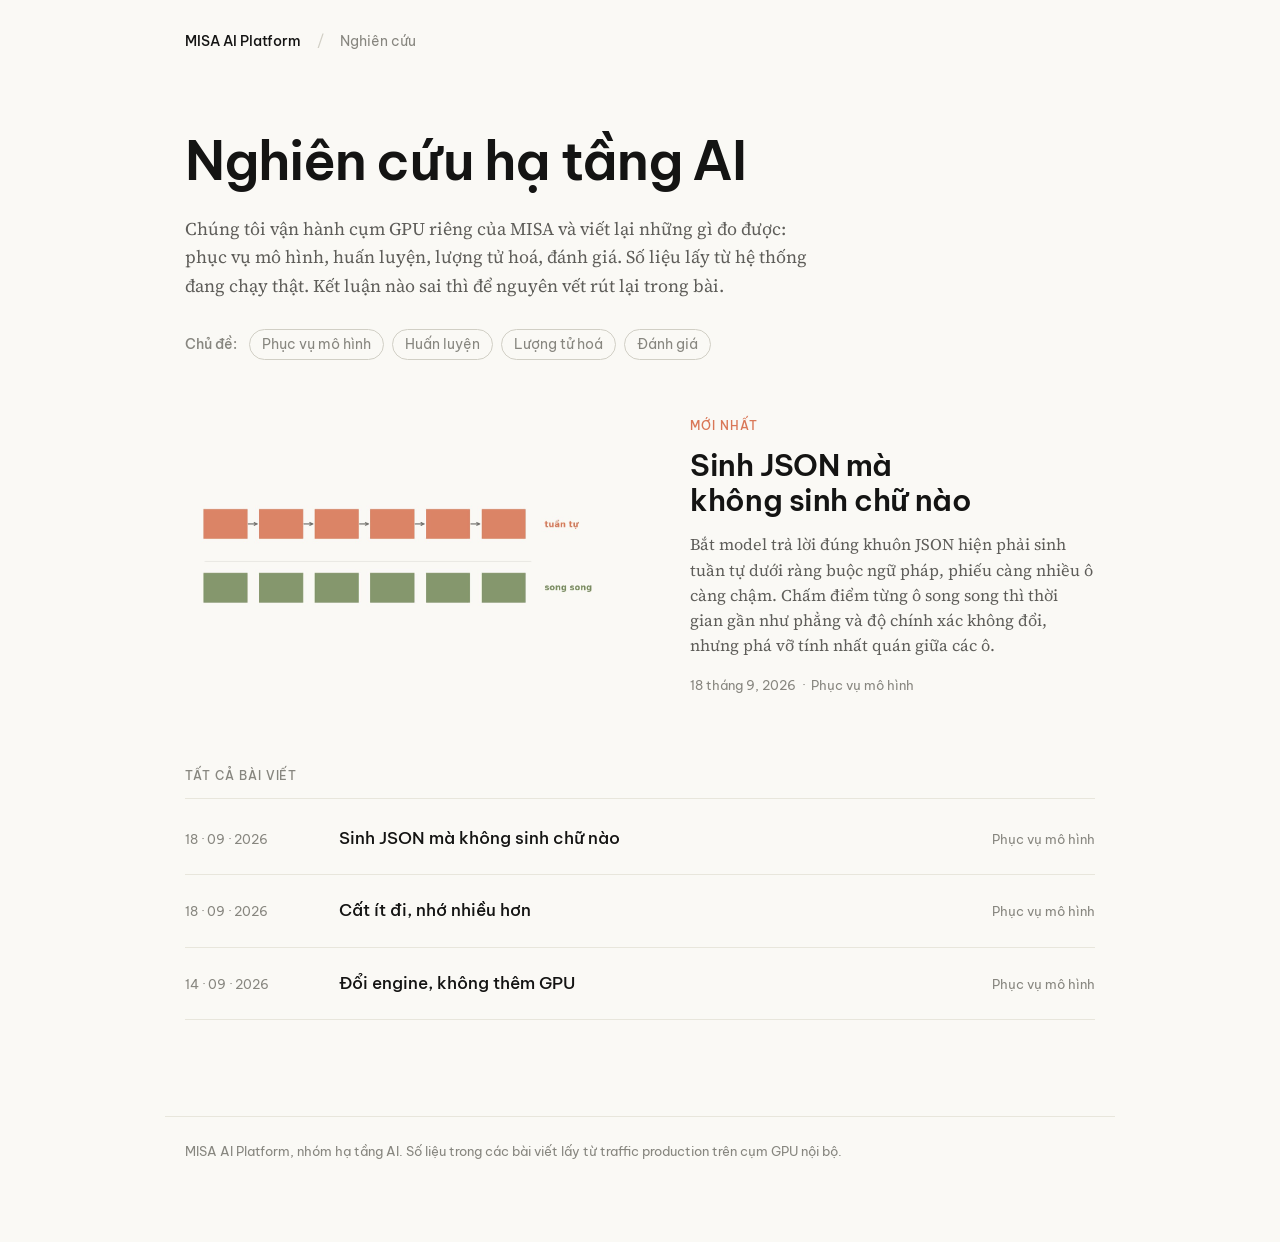
<file: index.html>
<!doctype html>
<html lang="vi">
<head>
<meta charset="utf-8">
<meta name="viewport" content="width=device-width,initial-scale=1">
<title>Nghiên cứu hạ tầng AI · MISA AI Platform</title>
<meta name="description" content="Ghi chép đo đạc từ cụm GPU nội bộ của MISA: phục vụ mô hình, huấn luyện, lượng tử hoá, đánh giá.">
<link rel="preconnect" href="https://fonts.googleapis.com">
<link rel="preconnect" href="https://fonts.gstatic.com" crossorigin>
<link rel="stylesheet" href="https://fonts.googleapis.com/css2?family=Be+Vietnam+Pro:wght@400;500;600&family=IBM+Plex+Mono:wght@400;500&family=Source+Serif+4:opsz,wght@8..60,400;8..60,600&display=swap">
<link rel="stylesheet" href="assets/site.css">
</head>
<body>

<nav class="sitebar">
  <a href="./">MISA AI Platform</a>
  <span class="sep">/</span>
  <span class="back">Nghiên cứu</span>
</nav>

<header class="idx-head">
  <h1>Nghiên cứu hạ tầng AI</h1>
  <p class="blurb">Chúng tôi vận hành cụm GPU riêng của MISA và viết lại những gì đo được: phục vụ mô hình, huấn luyện, lượng tử hoá, đánh giá. Số liệu lấy từ hệ thống đang chạy thật. Kết luận nào sai thì để nguyên vết rút lại trong bài.</p>
  <p class="topics">
    <b>Chủ đề:</b>
    <span>Phục vụ mô hình</span>
    <span>Huấn luyện</span>
    <span>Lượng tử hoá</span>
    <span>Đánh giá</span>
  </p>
</header>

<!-- ▼ BÀI MỚI NHẤT — đổi khối này mỗi lần đăng bài mới -->
<section class="feature">
  <a href="posts/sinh-json-ma-khong-sinh-chu-nao/">
    <img src="posts/sinh-json-ma-khong-sinh-chu-nao/img/hero.jpg" alt="Hai hàng khối: hàng trên nối nhau bằng mũi tên theo thứ tự, hàng dưới nằm cạnh nhau không mũi tên">
  </a>
  <div>
    <p class="kicker">Mới nhất</p>
    <h2><a href="posts/sinh-json-ma-khong-sinh-chu-nao/">Sinh JSON mà không sinh chữ nào</a></h2>
    <p class="dek">Bắt model trả lời đúng khuôn JSON hiện phải sinh tuần tự dưới ràng buộc ngữ pháp, phiếu càng nhiều ô càng chậm. Chấm điểm từng ô song song thì thời gian gần như phẳng và độ chính xác không đổi, nhưng phá vỡ tính nhất quán giữa các ô.</p>
    <p class="meta">18 tháng 9, 2026 &nbsp;·&nbsp; Phục vụ mô hình</p>
  </div>
</section>

<!-- ▼ KHO BÀI — thêm một <li> mỗi lần đăng bài mới -->
<section class="archive">
  <h3>Tất cả bài viết</h3>
  <ul>
    <li>
      <a href="posts/sinh-json-ma-khong-sinh-chu-nao/">
        <span class="when">18 · 09 · 2026</span>
        <span class="what">Sinh JSON mà không sinh chữ nào</span>
        <span class="topic">Phục vụ mô hình</span>
      </a>
    </li>
    <li>
      <a href="posts/cat-it-di-nho-nhieu-hon/">
        <span class="when">18 · 09 · 2026</span>
        <span class="what">Cất ít đi, nhớ nhiều hơn</span>
        <span class="topic">Phục vụ mô hình</span>
      </a>
    </li>
    <li>
      <a href="posts/nhanh-bay-lan-khong-them-gpu/">
        <span class="when">14 · 09 · 2026</span>
        <span class="what">Đổi engine, không thêm GPU</span>
        <span class="topic">Phục vụ mô hình</span>
      </a>
    </li>
  </ul>
</section>

<footer class="sitefoot">
  MISA AI Platform, nhóm hạ tầng AI. Số liệu trong các bài viết lấy từ traffic production trên cụm GPU nội bộ.
</footer>

</body>
</html>
</file>
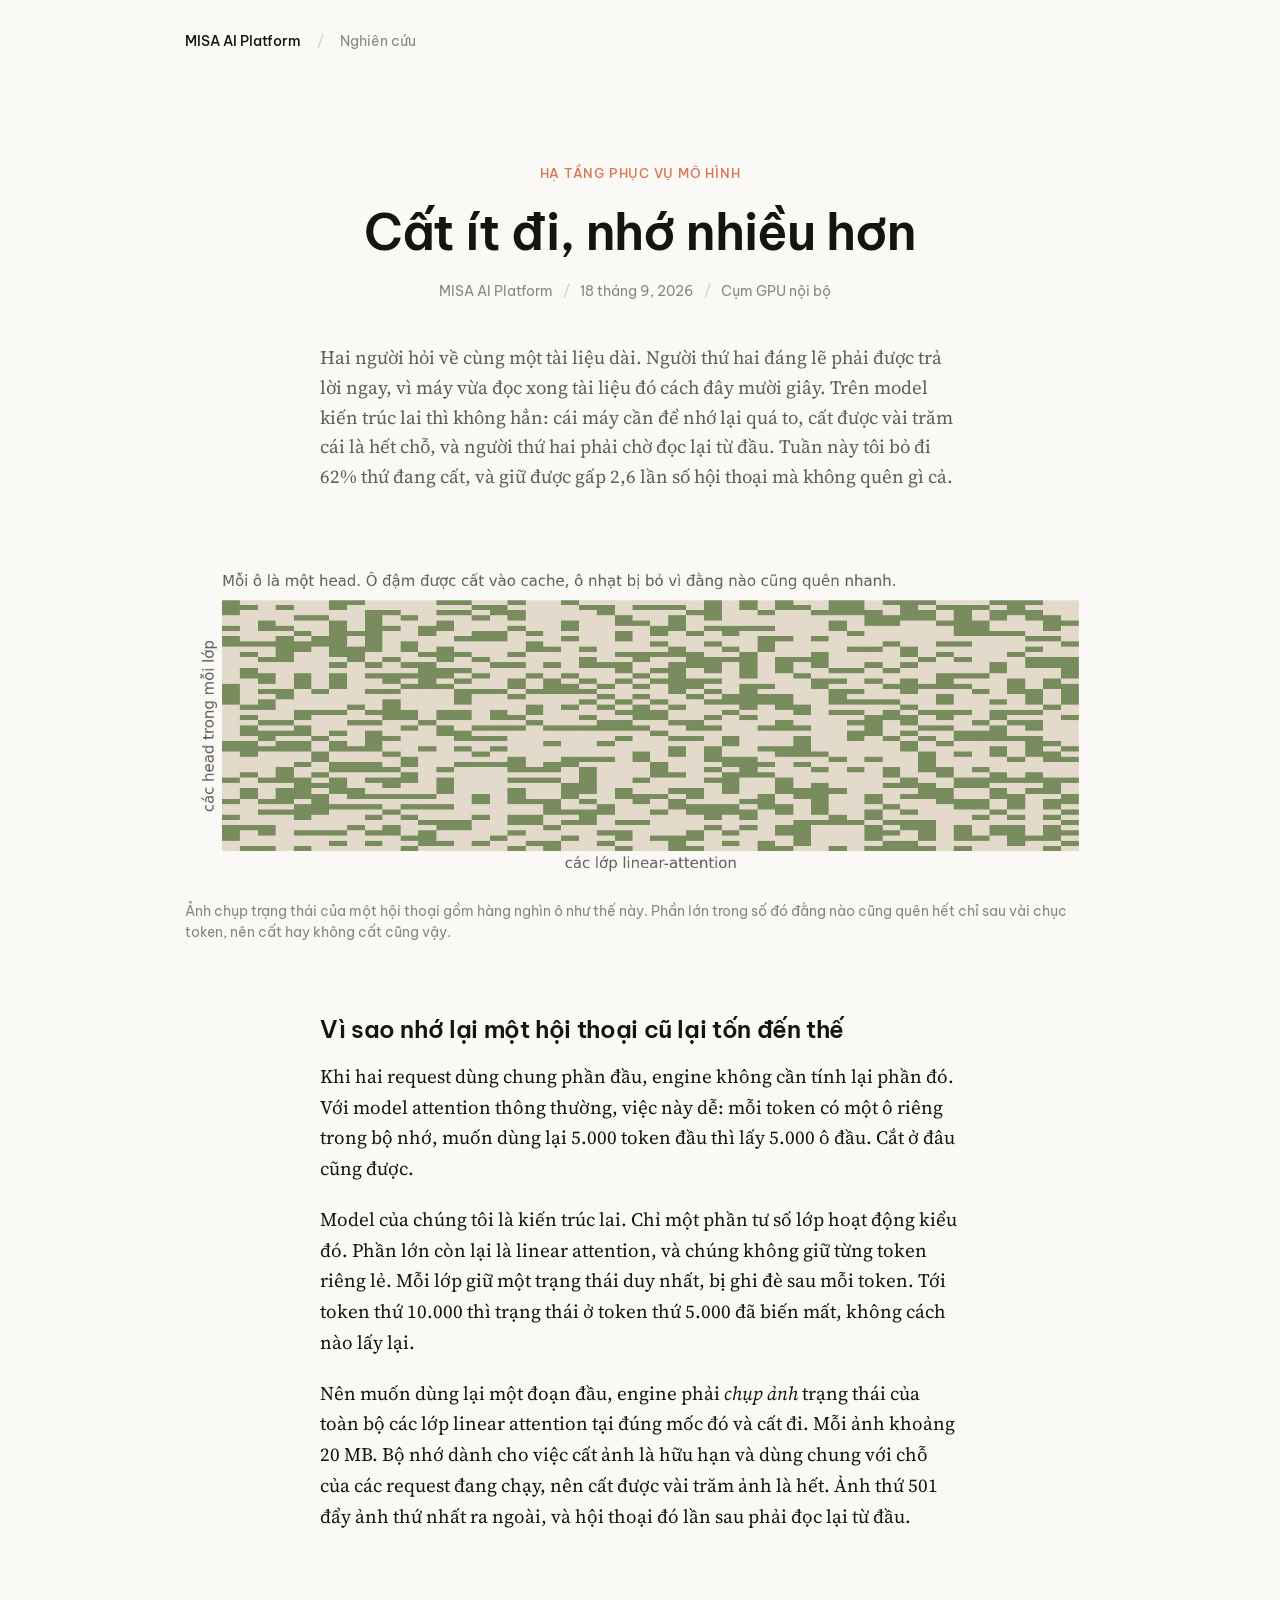
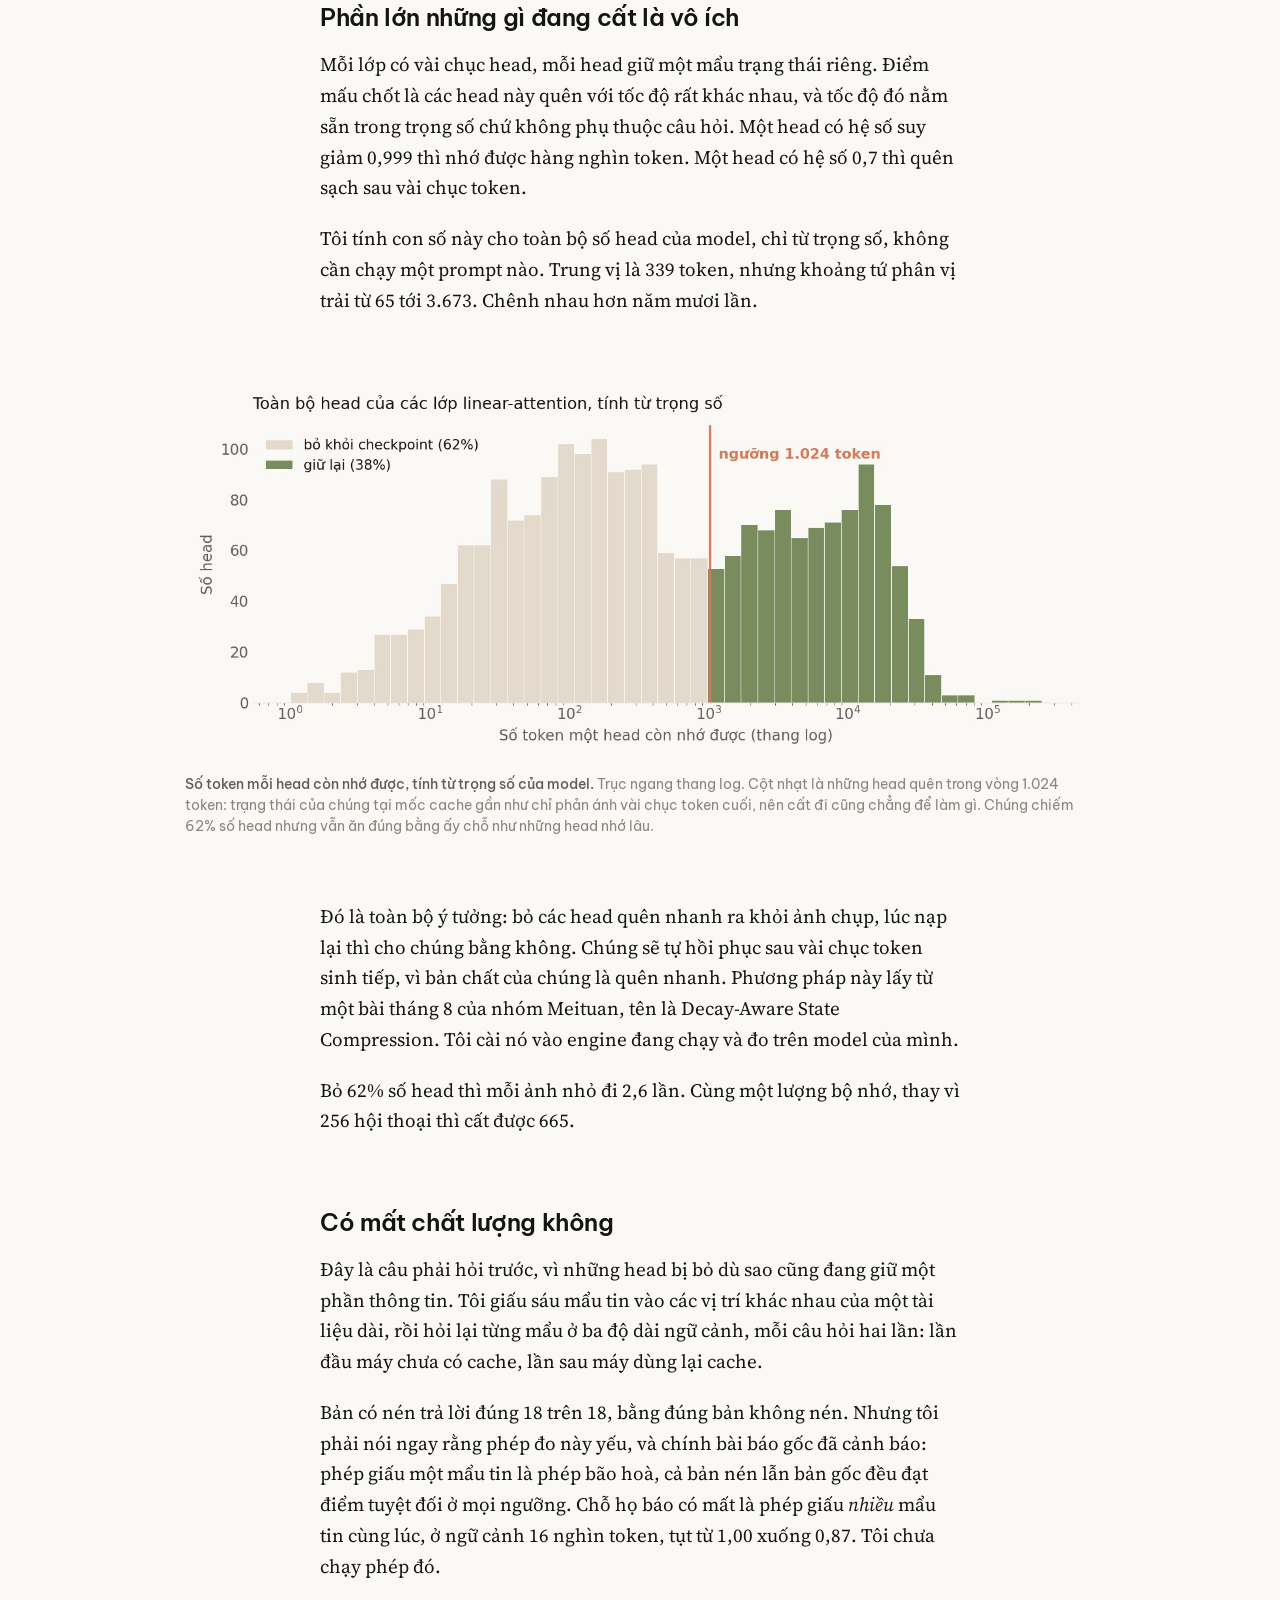
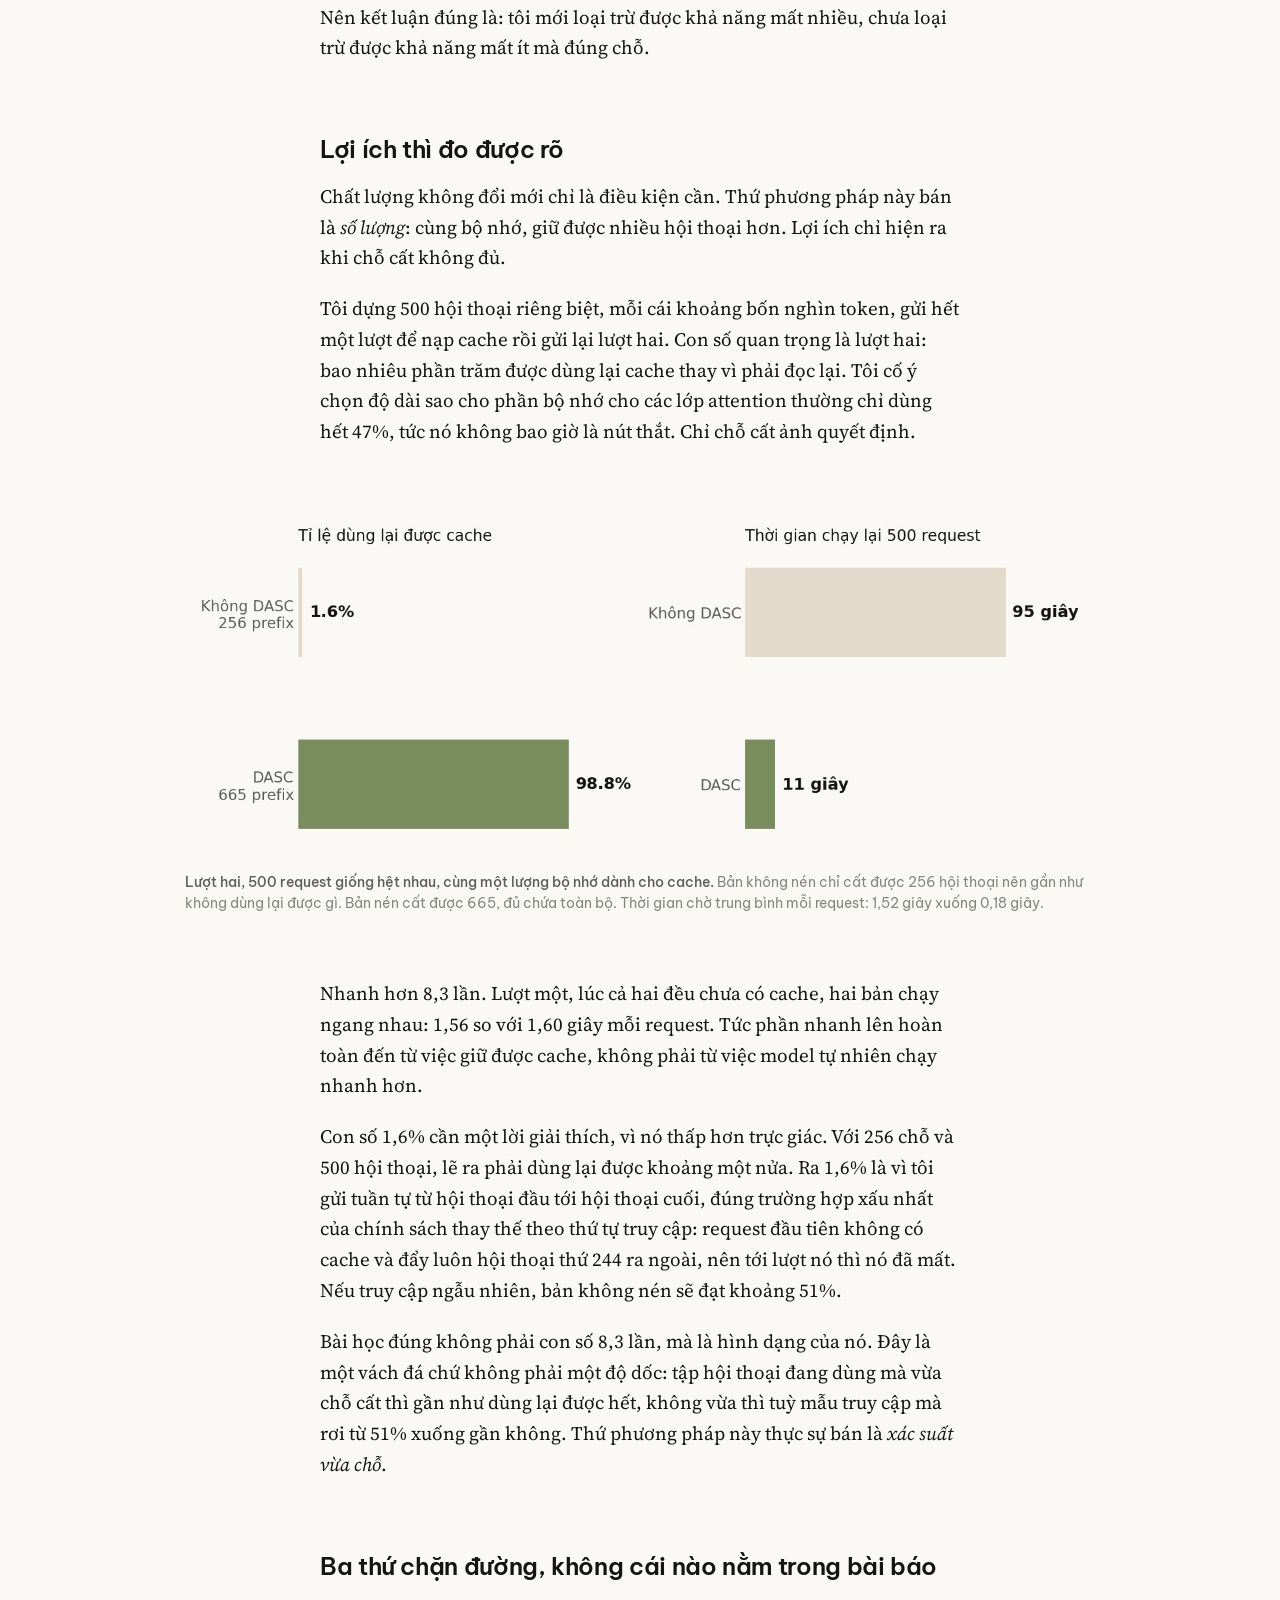
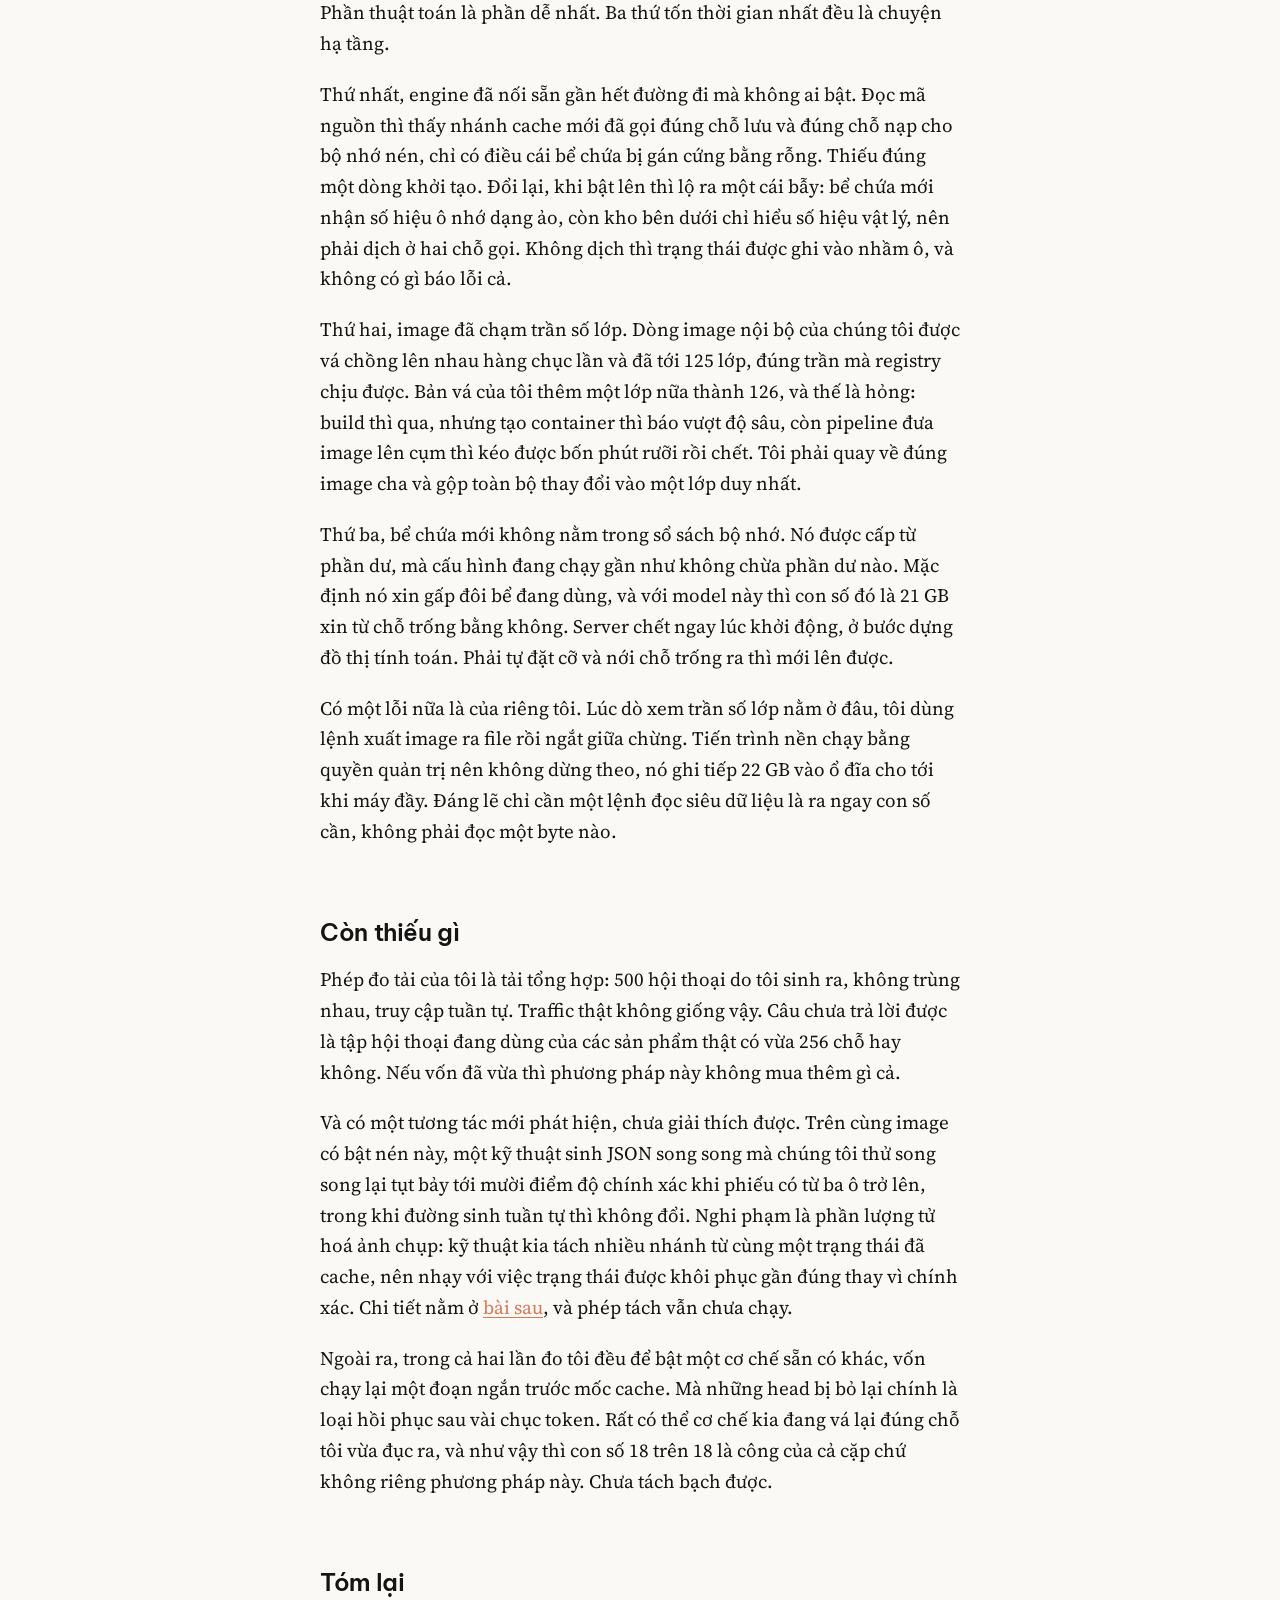
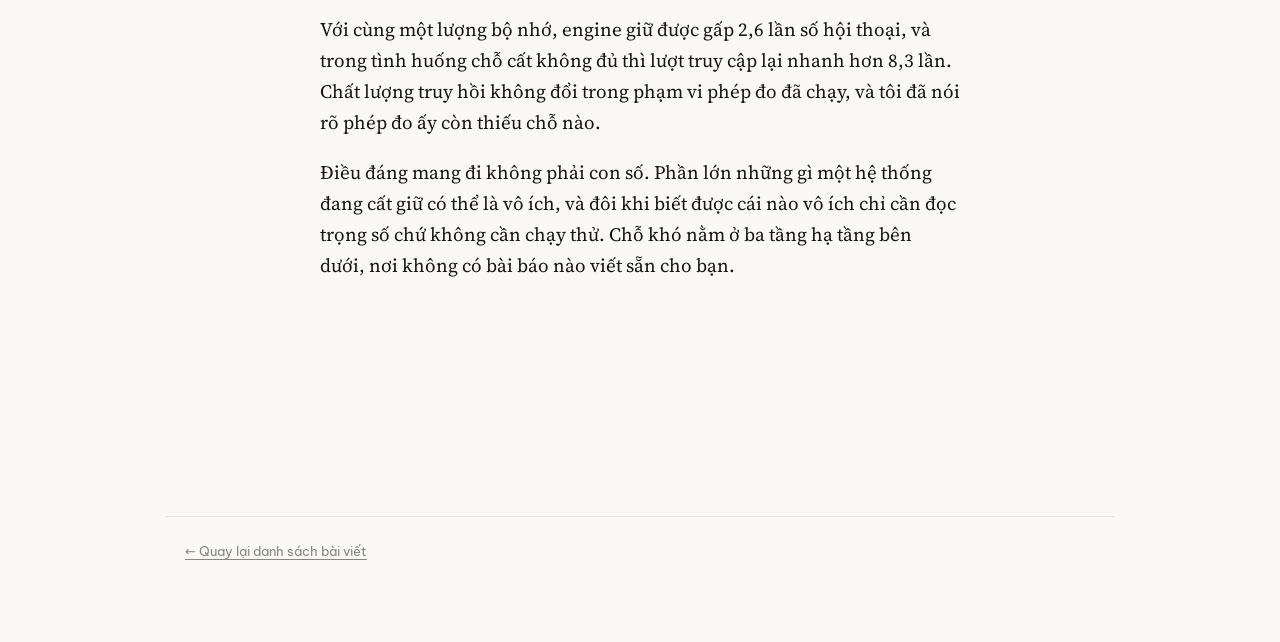
<file: posts/cat-it-di-nho-nhieu-hon/index.html>
<!doctype html>
<html lang="vi">
<head>
<meta charset="utf-8">
<meta name="viewport" content="width=device-width,initial-scale=1">
<title>Cất ít đi, nhớ nhiều hơn · MISA AI Platform</title>
<meta name="description" content="Cache prefix của model hybrid linear-attention tốn bộ nhớ vì phải chụp ảnh trạng thái của toàn bộ các lớp linear-attention. Bỏ 62% số head vốn quên nhanh thì giữ được gấp 2,6 lần số hội thoại, chất lượng truy hồi không đổi.">
<link rel="preconnect" href="https://fonts.googleapis.com">
<link rel="preconnect" href="https://fonts.gstatic.com" crossorigin>
<link rel="stylesheet" href="https://fonts.googleapis.com/css2?family=Be+Vietnam+Pro:wght@400;500;600&family=IBM+Plex+Mono:wght@400;500&family=Source+Serif+4:opsz,wght@8..60,400;8..60,600&display=swap">
<link rel="stylesheet" href="../../assets/site.css">
</head>
<body>

<nav class="sitebar">
  <a href="../../">MISA AI Platform</a>
  <span class="sep">/</span>
  <a class="back" href="../../">Nghiên cứu</a>
</nav>
<div class="page">

<header class="mast">
  <p class="eyebrow">Hạ tầng phục vụ mô hình</p>
  <h1>Cất ít đi, nhớ nhiều hơn</h1>
  <p class="byline"><span>MISA AI Platform</span><span>18 tháng 9, 2026</span><span>Cụm GPU nội bộ</span></p>
  <p class="lead">Hai người hỏi về cùng một tài liệu dài. Người thứ hai đáng lẽ phải được trả lời ngay, vì máy vừa đọc xong tài liệu đó cách đây mười giây. Trên model kiến trúc lai thì không hẳn: cái máy cần để nhớ lại quá to, cất được vài trăm cái là hết chỗ, và người thứ hai phải chờ đọc lại từ đầu. Tuần này tôi bỏ đi 62% thứ đang cất, và giữ được gấp 2,6 lần số hội thoại mà không quên gì cả.</p>
</header>
<figure>
  <img src="img/hero.jpg" alt="Lưới ô vuông dày đặc, khoảng một phần ba số ô màu đậm, phần còn lại màu nhạt">
  <figcaption>Ảnh chụp trạng thái của một hội thoại gồm hàng nghìn ô như thế này. Phần lớn trong số đó đằng nào cũng quên hết chỉ sau vài chục token, nên cất hay không cất cũng vậy.</figcaption>
</figure>

<main>
<div class="col">

<h2>Vì sao nhớ lại một hội thoại cũ lại tốn đến thế</h2>

<p>Khi hai request dùng chung phần đầu, engine không cần tính lại phần đó. Với model attention thông thường, việc này dễ: mỗi token có một ô riêng trong bộ nhớ, muốn dùng lại 5.000 token đầu thì lấy 5.000 ô đầu. Cắt ở đâu cũng được.</p>

<p>Model của chúng tôi là kiến trúc lai. Chỉ một phần tư số lớp hoạt động kiểu đó. Phần lớn còn lại là linear attention, và chúng không giữ từng token riêng lẻ. Mỗi lớp giữ một trạng thái duy nhất, bị ghi đè sau mỗi token. Tới token thứ 10.000 thì trạng thái ở token thứ 5.000 đã biến mất, không cách nào lấy lại.</p>

<p>Nên muốn dùng lại một đoạn đầu, engine phải <em>chụp ảnh</em> trạng thái của toàn bộ các lớp linear attention tại đúng mốc đó và cất đi. Mỗi ảnh khoảng 20 MB. Bộ nhớ dành cho việc cất ảnh là hữu hạn và dùng chung với chỗ của các request đang chạy, nên cất được vài trăm ảnh là hết. Ảnh thứ 501 đẩy ảnh thứ nhất ra ngoài, và hội thoại đó lần sau phải đọc lại từ đầu.</p>

<h2>Phần lớn những gì đang cất là vô ích</h2>

<p>Mỗi lớp có vài chục head, mỗi head giữ một mẩu trạng thái riêng. Điểm mấu chốt là các head này quên với tốc độ rất khác nhau, và tốc độ đó nằm sẵn trong trọng số chứ không phụ thuộc câu hỏi. Một head có hệ số suy giảm 0,999 thì nhớ được hàng nghìn token. Một head có hệ số 0,7 thì quên sạch sau vài chục token.</p>

<p>Tôi tính con số này cho toàn bộ số head của model, chỉ từ trọng số, không cần chạy một prompt nào. Trung vị là 339 token, nhưng khoảng tứ phân vị trải từ 65 tới 3.673. Chênh nhau hơn năm mươi lần.</p>

</div>

<figure>
  <img src="img/ch-horizon.jpg" alt="Biểu đồ phân bố: phần lớn head nằm dưới ngưỡng 1.024 token, một phần ba nằm trên">
  <figcaption><b>Số token mỗi head còn nhớ được, tính từ trọng số của model.</b> Trục ngang thang log. Cột nhạt là những head quên trong vòng 1.024 token: trạng thái của chúng tại mốc cache gần như chỉ phản ánh vài chục token cuối, nên cất đi cũng chẳng để làm gì. Chúng chiếm 62% số head nhưng vẫn ăn đúng bằng ấy chỗ như những head nhớ lâu.</figcaption>
</figure>

<div class="col">

<p>Đó là toàn bộ ý tưởng: bỏ các head quên nhanh ra khỏi ảnh chụp, lúc nạp lại thì cho chúng bằng không. Chúng sẽ tự hồi phục sau vài chục token sinh tiếp, vì bản chất của chúng là quên nhanh. Phương pháp này lấy từ một bài tháng 8 của nhóm Meituan, tên là Decay-Aware State Compression. Tôi cài nó vào engine đang chạy và đo trên model của mình.</p>

<p>Bỏ 62% số head thì mỗi ảnh nhỏ đi 2,6 lần. Cùng một lượng bộ nhớ, thay vì 256 hội thoại thì cất được 665.</p>

<h2>Có mất chất lượng không</h2>

<p>Đây là câu phải hỏi trước, vì những head bị bỏ dù sao cũng đang giữ một phần thông tin. Tôi giấu sáu mẩu tin vào các vị trí khác nhau của một tài liệu dài, rồi hỏi lại từng mẩu ở ba độ dài ngữ cảnh, mỗi câu hỏi hai lần: lần đầu máy chưa có cache, lần sau máy dùng lại cache.</p>

<p>Bản có nén trả lời đúng 18 trên 18, bằng đúng bản không nén. Nhưng tôi phải nói ngay rằng phép đo này yếu, và chính bài báo gốc đã cảnh báo: phép giấu một mẩu tin là phép bão hoà, cả bản nén lẫn bản gốc đều đạt điểm tuyệt đối ở mọi ngưỡng. Chỗ họ báo có mất là phép giấu <em>nhiều</em> mẩu tin cùng lúc, ở ngữ cảnh 16 nghìn token, tụt từ 1,00 xuống 0,87. Tôi chưa chạy phép đó.</p>

<p>Nên kết luận đúng là: tôi mới loại trừ được khả năng mất nhiều, chưa loại trừ được khả năng mất ít mà đúng chỗ.</p>

<h2>Lợi ích thì đo được rõ</h2>

<p>Chất lượng không đổi mới chỉ là điều kiện cần. Thứ phương pháp này bán là <em>số lượng</em>: cùng bộ nhớ, giữ được nhiều hội thoại hơn. Lợi ích chỉ hiện ra khi chỗ cất không đủ.</p>

<p>Tôi dựng 500 hội thoại riêng biệt, mỗi cái khoảng bốn nghìn token, gửi hết một lượt để nạp cache rồi gửi lại lượt hai. Con số quan trọng là lượt hai: bao nhiêu phần trăm được dùng lại cache thay vì phải đọc lại. Tôi cố ý chọn độ dài sao cho phần bộ nhớ cho các lớp attention thường chỉ dùng hết 47%, tức nó không bao giờ là nút thắt. Chỉ chỗ cất ảnh quyết định.</p>

</div>

<figure>
  <img src="img/ch-hit.jpg" alt="Hai biểu đồ cột: tỉ lệ dùng lại cache 1,6% so với 98,8%, và thời gian 95 giây so với 11 giây">
  <figcaption><b>Lượt hai, 500 request giống hệt nhau, cùng một lượng bộ nhớ dành cho cache.</b> Bản không nén chỉ cất được 256 hội thoại nên gần như không dùng lại được gì. Bản nén cất được 665, đủ chứa toàn bộ. Thời gian chờ trung bình mỗi request: 1,52 giây xuống 0,18 giây.</figcaption>
</figure>

<div class="col">

<p>Nhanh hơn 8,3 lần. Lượt một, lúc cả hai đều chưa có cache, hai bản chạy ngang nhau: 1,56 so với 1,60 giây mỗi request. Tức phần nhanh lên hoàn toàn đến từ việc giữ được cache, không phải từ việc model tự nhiên chạy nhanh hơn.</p>

<p>Con số 1,6% cần một lời giải thích, vì nó thấp hơn trực giác. Với 256 chỗ và 500 hội thoại, lẽ ra phải dùng lại được khoảng một nửa. Ra 1,6% là vì tôi gửi tuần tự từ hội thoại đầu tới hội thoại cuối, đúng trường hợp xấu nhất của chính sách thay thế theo thứ tự truy cập: request đầu tiên không có cache và đẩy luôn hội thoại thứ 244 ra ngoài, nên tới lượt nó thì nó đã mất. Nếu truy cập ngẫu nhiên, bản không nén sẽ đạt khoảng 51%.</p>

<p>Bài học đúng không phải con số 8,3 lần, mà là hình dạng của nó. Đây là một vách đá chứ không phải một độ dốc: tập hội thoại đang dùng mà vừa chỗ cất thì gần như dùng lại được hết, không vừa thì tuỳ mẫu truy cập mà rơi từ 51% xuống gần không. Thứ phương pháp này thực sự bán là <em>xác suất vừa chỗ</em>.</p>

<h2>Ba thứ chặn đường, không cái nào nằm trong bài báo</h2>

<p>Phần thuật toán là phần dễ nhất. Ba thứ tốn thời gian nhất đều là chuyện hạ tầng.</p>

<p>Thứ nhất, engine đã nối sẵn gần hết đường đi mà không ai bật. Đọc mã nguồn thì thấy nhánh cache mới đã gọi đúng chỗ lưu và đúng chỗ nạp cho bộ nhớ nén, chỉ có điều cái bể chứa bị gán cứng bằng rỗng. Thiếu đúng một dòng khởi tạo. Đổi lại, khi bật lên thì lộ ra một cái bẫy: bể chứa mới nhận số hiệu ô nhớ dạng ảo, còn kho bên dưới chỉ hiểu số hiệu vật lý, nên phải dịch ở hai chỗ gọi. Không dịch thì trạng thái được ghi vào nhầm ô, và không có gì báo lỗi cả.</p>

<p>Thứ hai, image đã chạm trần số lớp. Dòng image nội bộ của chúng tôi được vá chồng lên nhau hàng chục lần và đã tới 125 lớp, đúng trần mà registry chịu được. Bản vá của tôi thêm một lớp nữa thành 126, và thế là hỏng: build thì qua, nhưng tạo container thì báo vượt độ sâu, còn pipeline đưa image lên cụm thì kéo được bốn phút rưỡi rồi chết. Tôi phải quay về đúng image cha và gộp toàn bộ thay đổi vào một lớp duy nhất.</p>

<p>Thứ ba, bể chứa mới không nằm trong sổ sách bộ nhớ. Nó được cấp từ phần dư, mà cấu hình đang chạy gần như không chừa phần dư nào. Mặc định nó xin gấp đôi bể đang dùng, và với model này thì con số đó là 21 GB xin từ chỗ trống bằng không. Server chết ngay lúc khởi động, ở bước dựng đồ thị tính toán. Phải tự đặt cỡ và nới chỗ trống ra thì mới lên được.</p>

<p>Có một lỗi nữa là của riêng tôi. Lúc dò xem trần số lớp nằm ở đâu, tôi dùng lệnh xuất image ra file rồi ngắt giữa chừng. Tiến trình nền chạy bằng quyền quản trị nên không dừng theo, nó ghi tiếp 22 GB vào ổ đĩa cho tới khi máy đầy. Đáng lẽ chỉ cần một lệnh đọc siêu dữ liệu là ra ngay con số cần, không phải đọc một byte nào.</p>

<h2>Còn thiếu gì</h2>

<p>Phép đo tải của tôi là tải tổng hợp: 500 hội thoại do tôi sinh ra, không trùng nhau, truy cập tuần tự. Traffic thật không giống vậy. Câu chưa trả lời được là tập hội thoại đang dùng của các sản phẩm thật có vừa 256 chỗ hay không. Nếu vốn đã vừa thì phương pháp này không mua thêm gì cả.</p>

<p>Và có một tương tác mới phát hiện, chưa giải thích được. Trên cùng image có bật nén này, một kỹ thuật sinh JSON song song mà chúng tôi thử song song lại tụt bảy tới mười điểm độ chính xác khi phiếu có từ ba ô trở lên, trong khi đường sinh tuần tự thì không đổi. Nghi phạm là phần lượng tử hoá ảnh chụp: kỹ thuật kia tách nhiều nhánh từ cùng một trạng thái đã cache, nên nhạy với việc trạng thái được khôi phục gần đúng thay vì chính xác. Chi tiết nằm ở <a href="../sinh-json-ma-khong-sinh-chu-nao/">bài sau</a>, và phép tách vẫn chưa chạy.</p>

<p>Ngoài ra, trong cả hai lần đo tôi đều để bật một cơ chế sẵn có khác, vốn chạy lại một đoạn ngắn trước mốc cache. Mà những head bị bỏ lại chính là loại hồi phục sau vài chục token. Rất có thể cơ chế kia đang vá lại đúng chỗ tôi vừa đục ra, và như vậy thì con số 18 trên 18 là công của cả cặp chứ không riêng phương pháp này. Chưa tách bạch được.</p>

<h2>Tóm lại</h2>

<p>Với cùng một lượng bộ nhớ, engine giữ được gấp 2,6 lần số hội thoại, và trong tình huống chỗ cất không đủ thì lượt truy cập lại nhanh hơn 8,3 lần. Chất lượng truy hồi không đổi trong phạm vi phép đo đã chạy, và tôi đã nói rõ phép đo ấy còn thiếu chỗ nào.</p>

<p>Điều đáng mang đi không phải con số. Phần lớn những gì một hệ thống đang cất giữ có thể là vô ích, và đôi khi biết được cái nào vô ích chỉ cần đọc trọng số chứ không cần chạy thử. Chỗ khó nằm ở ba tầng hạ tầng bên dưới, nơi không có bài báo nào viết sẵn cho bạn.</p>

</div>

</main>
</div>

<footer class="sitefoot">
  <a href="../../">&larr; Quay lại danh sách bài viết</a>
</footer>

</body>
</html>
</file>
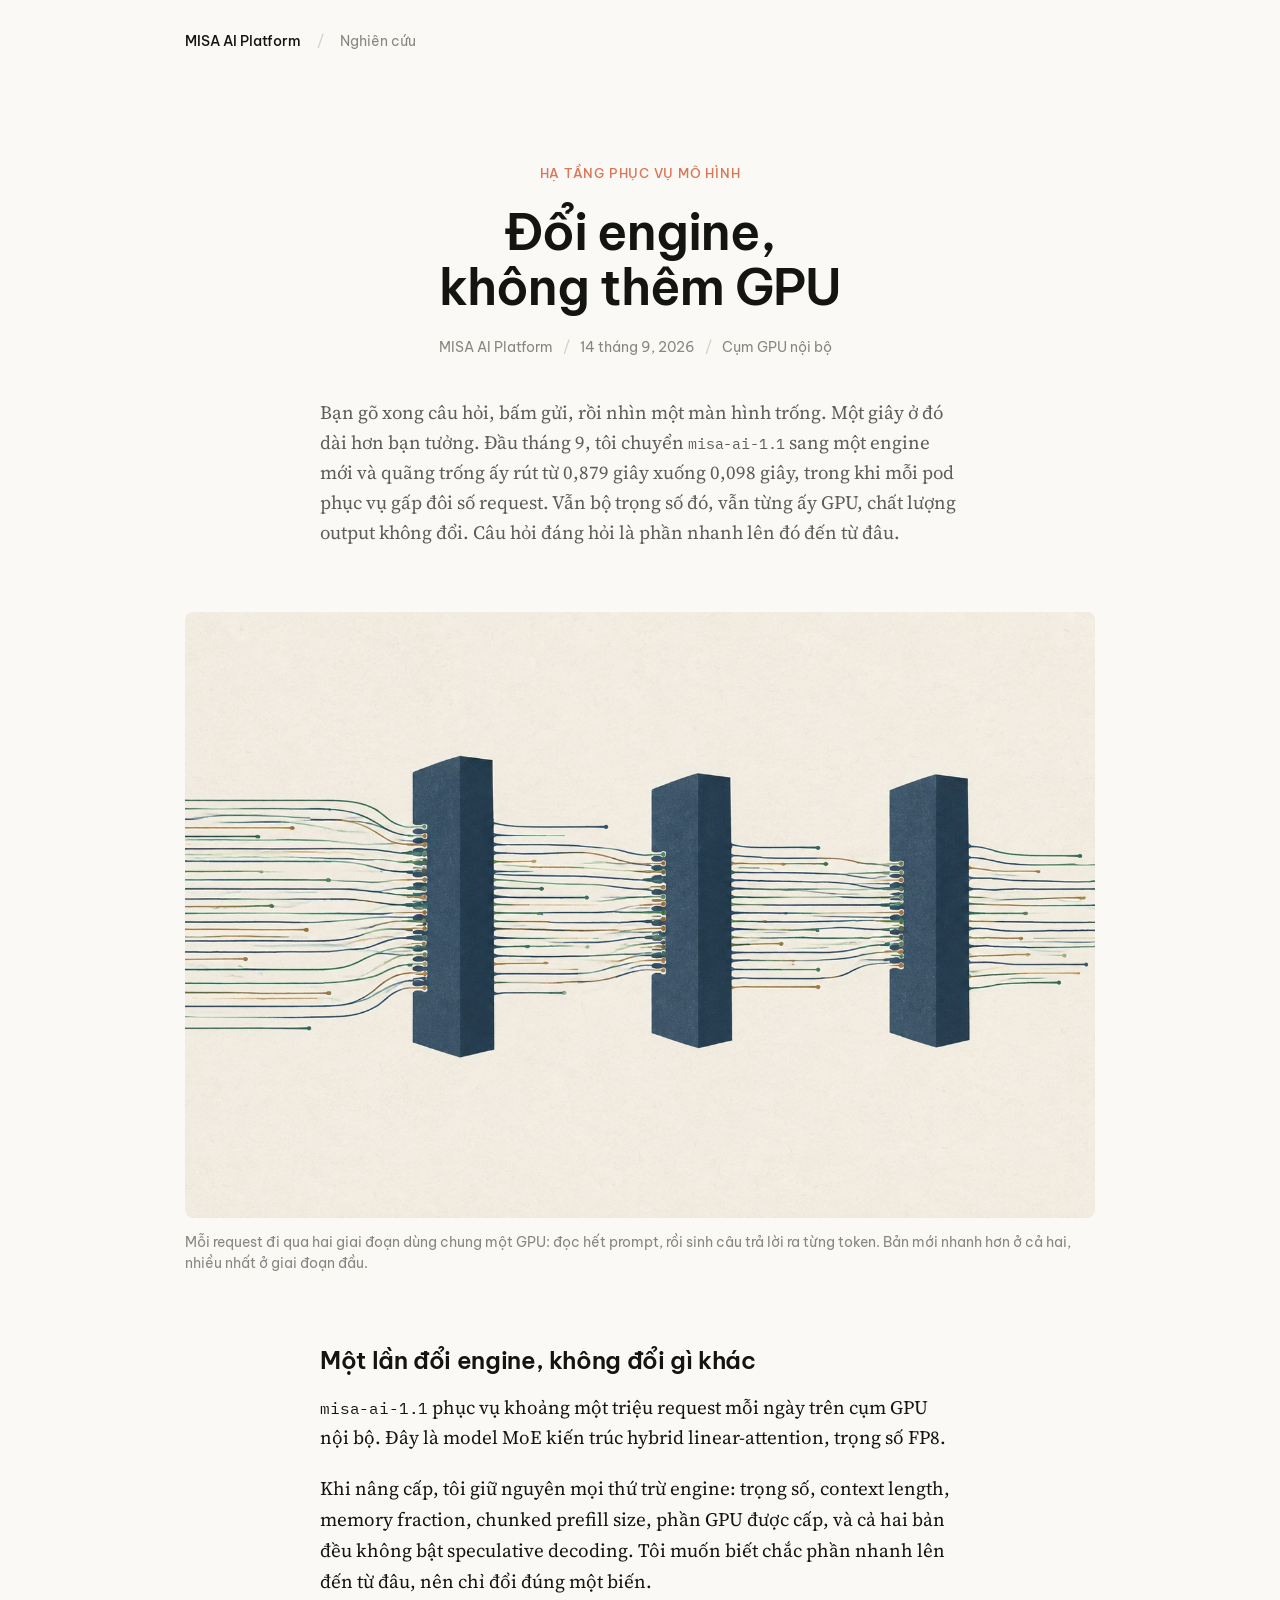
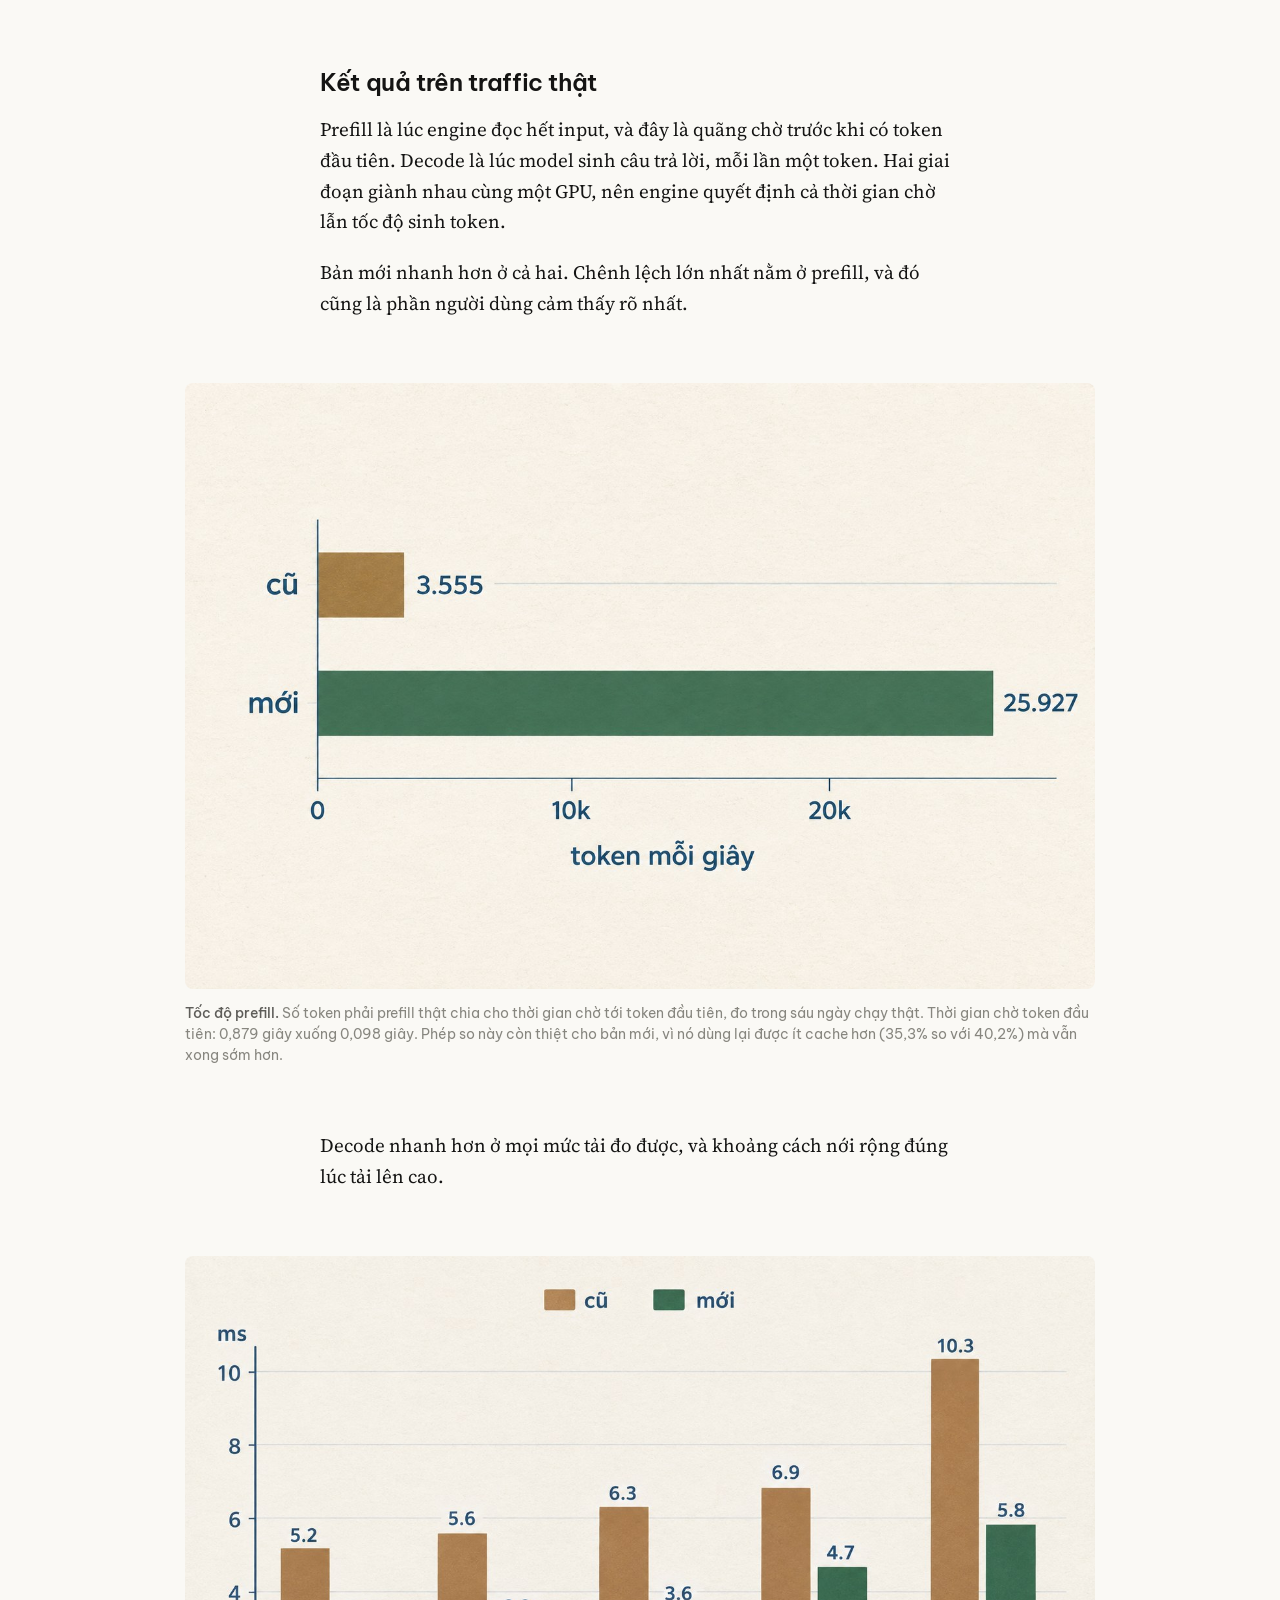
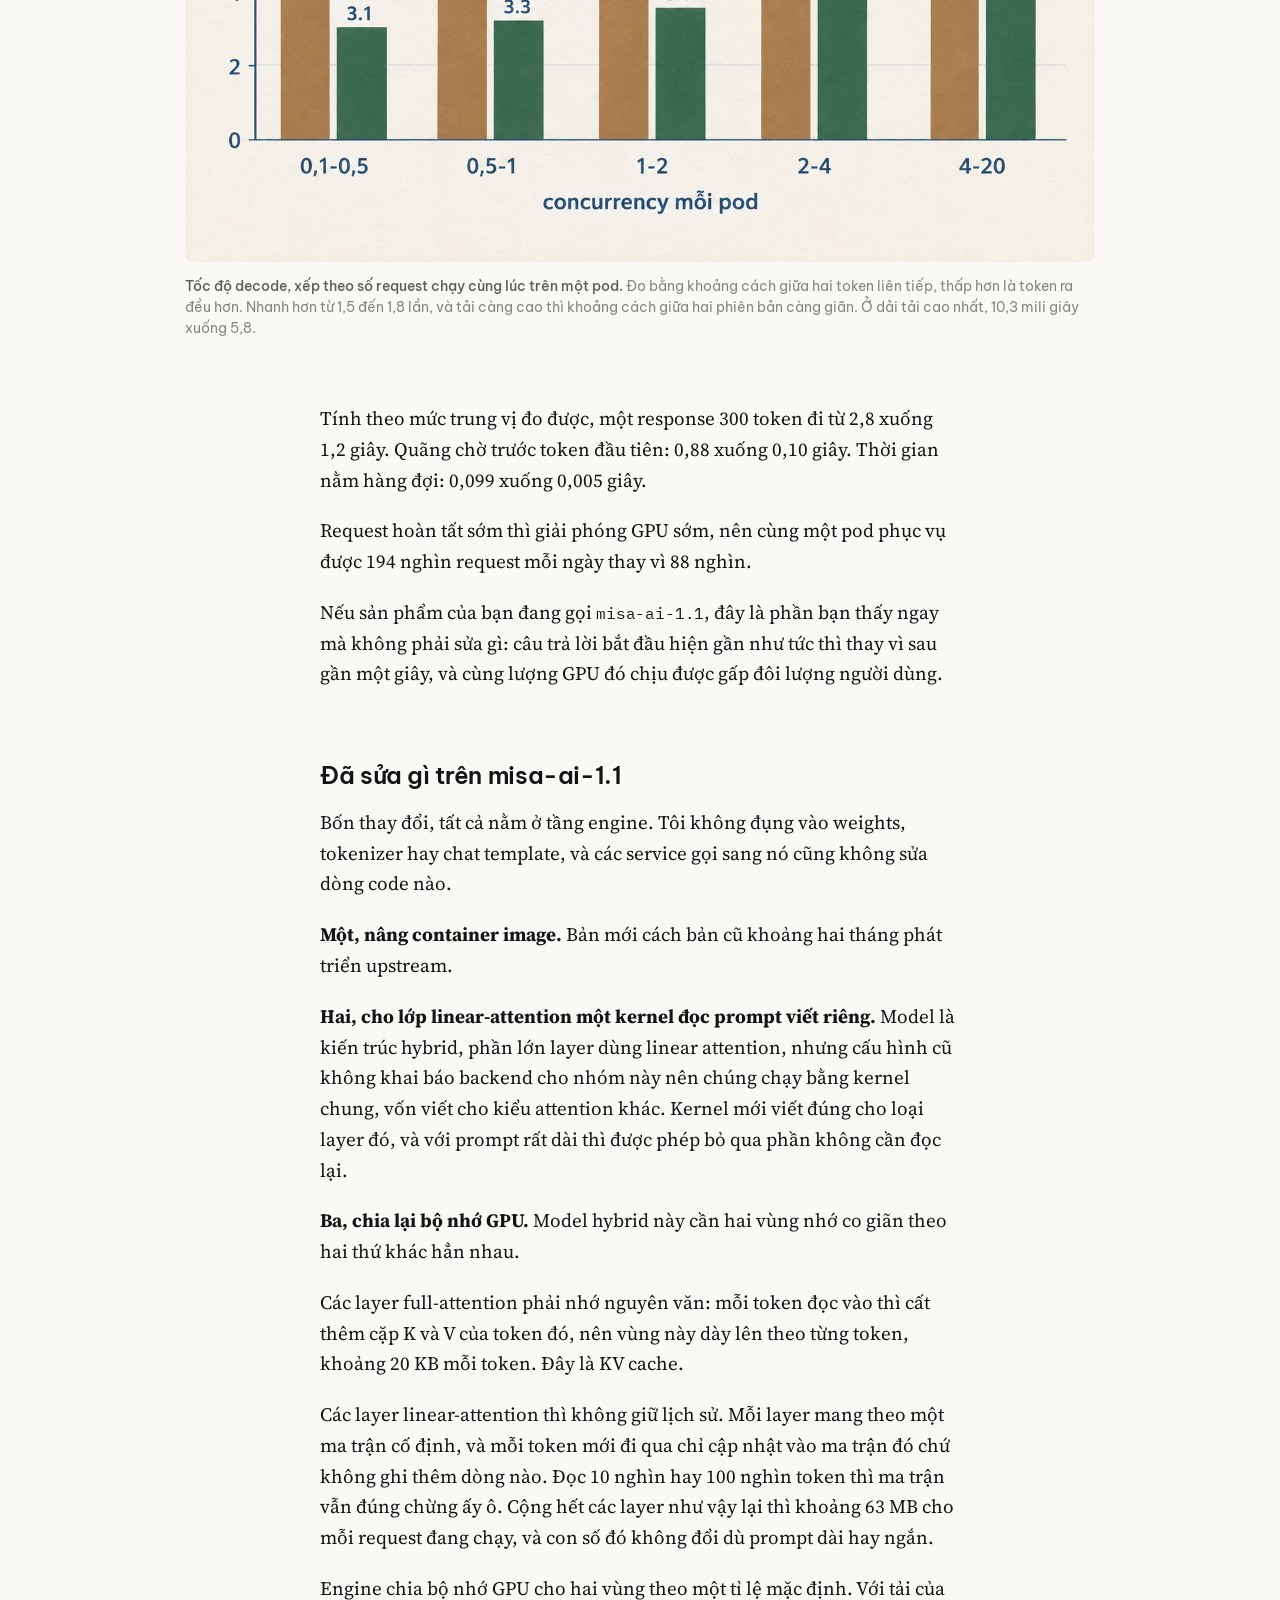
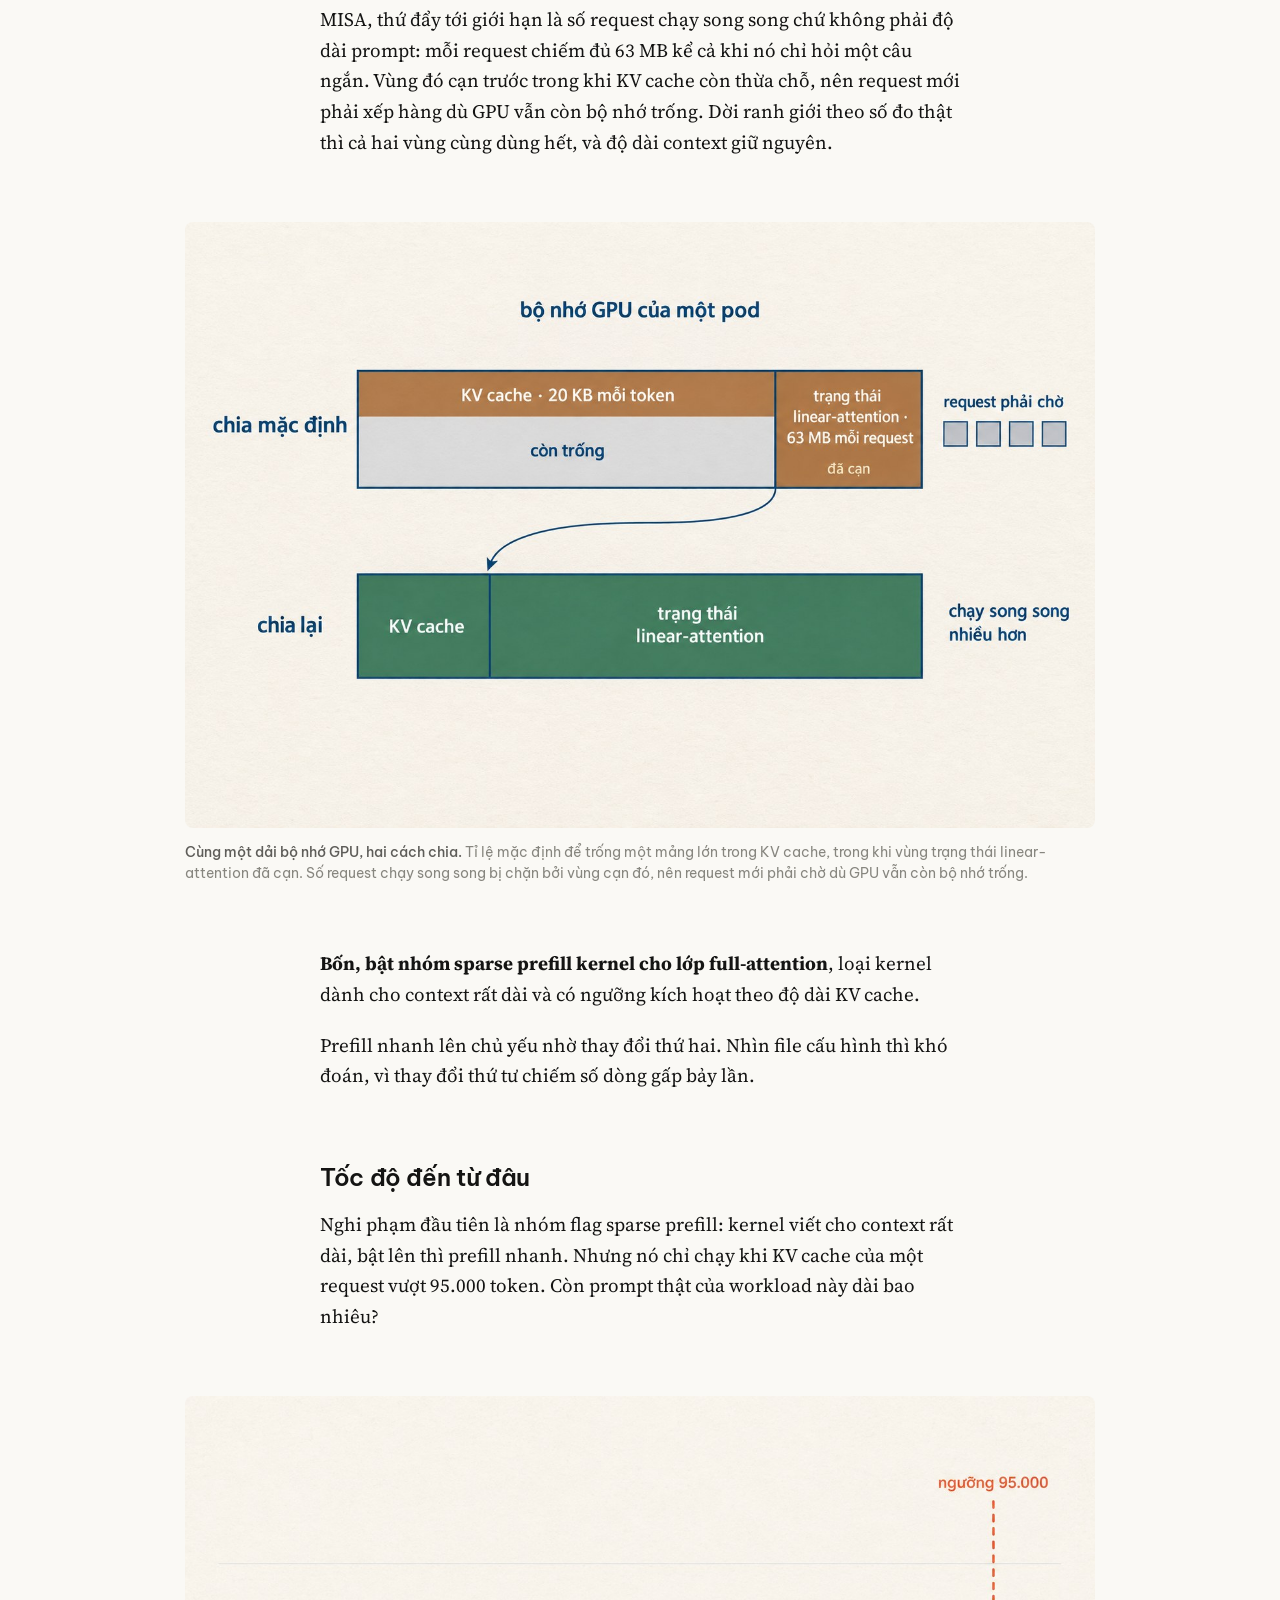
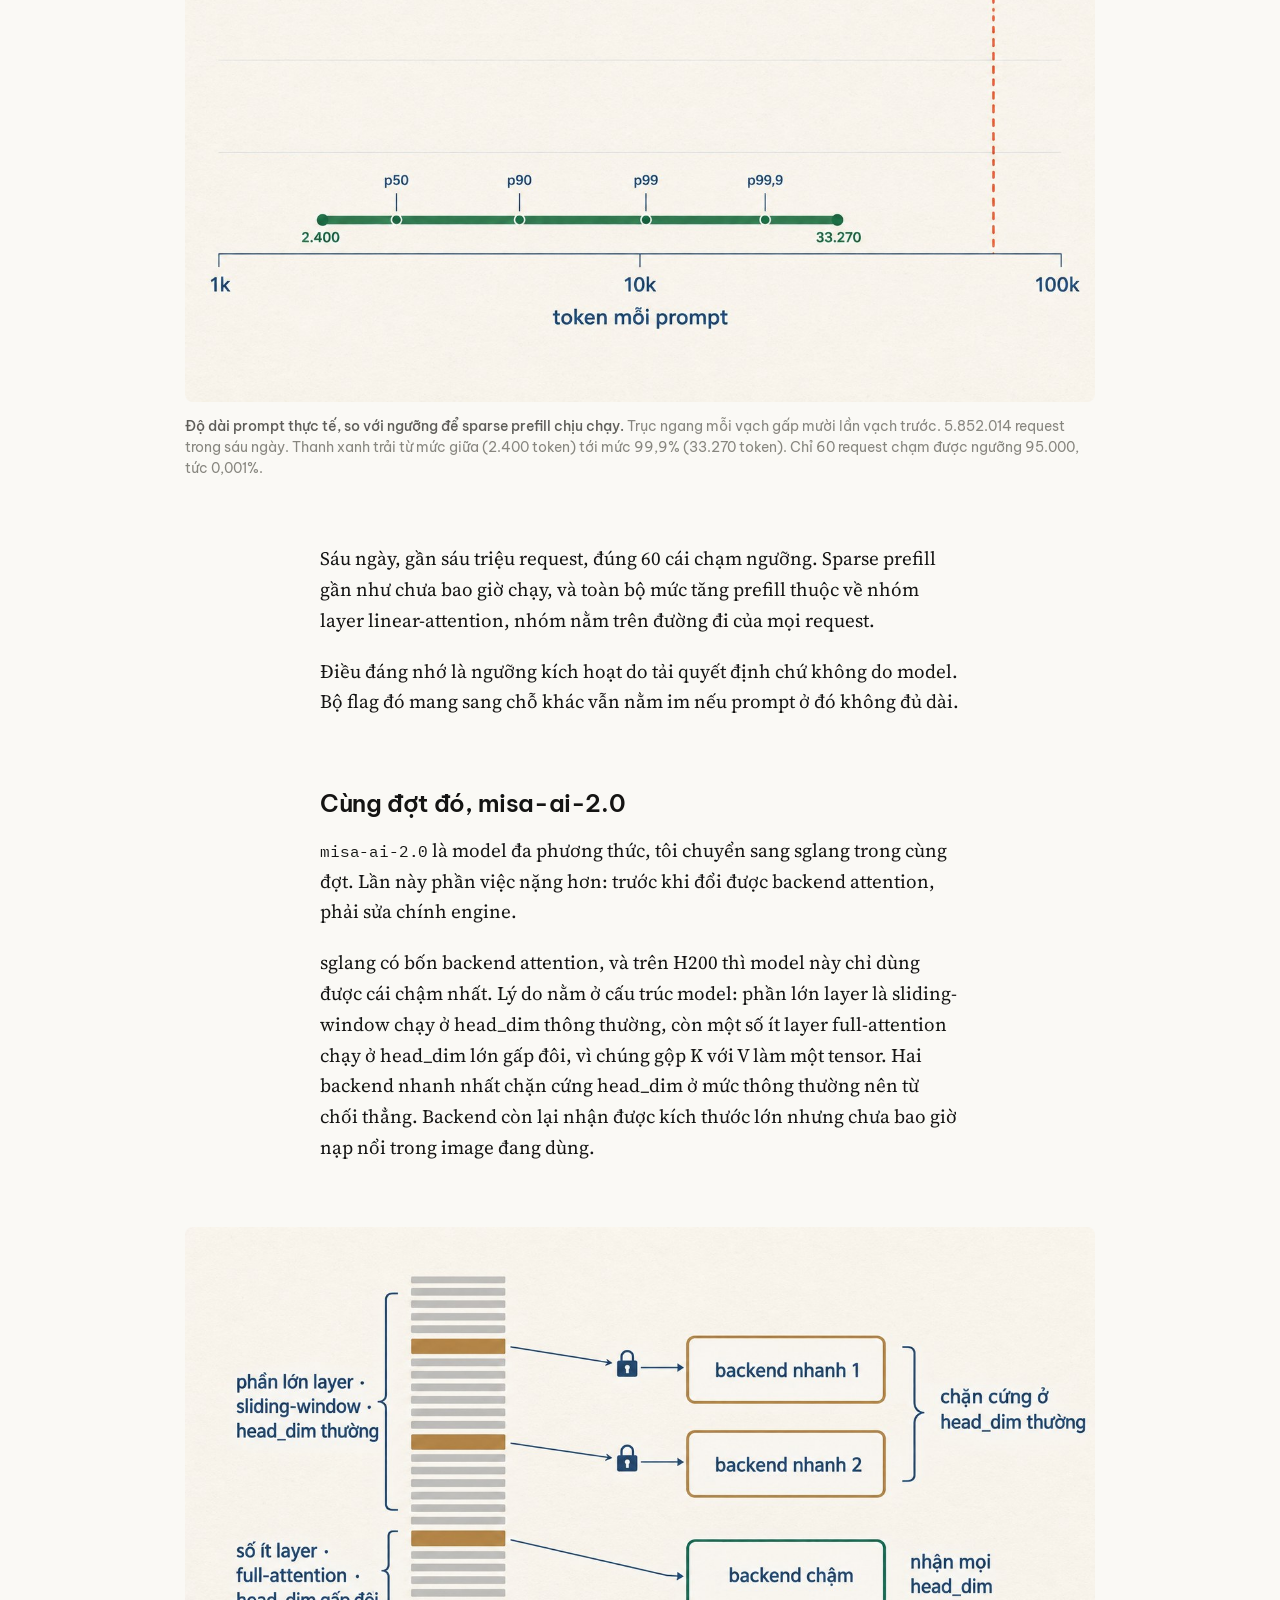
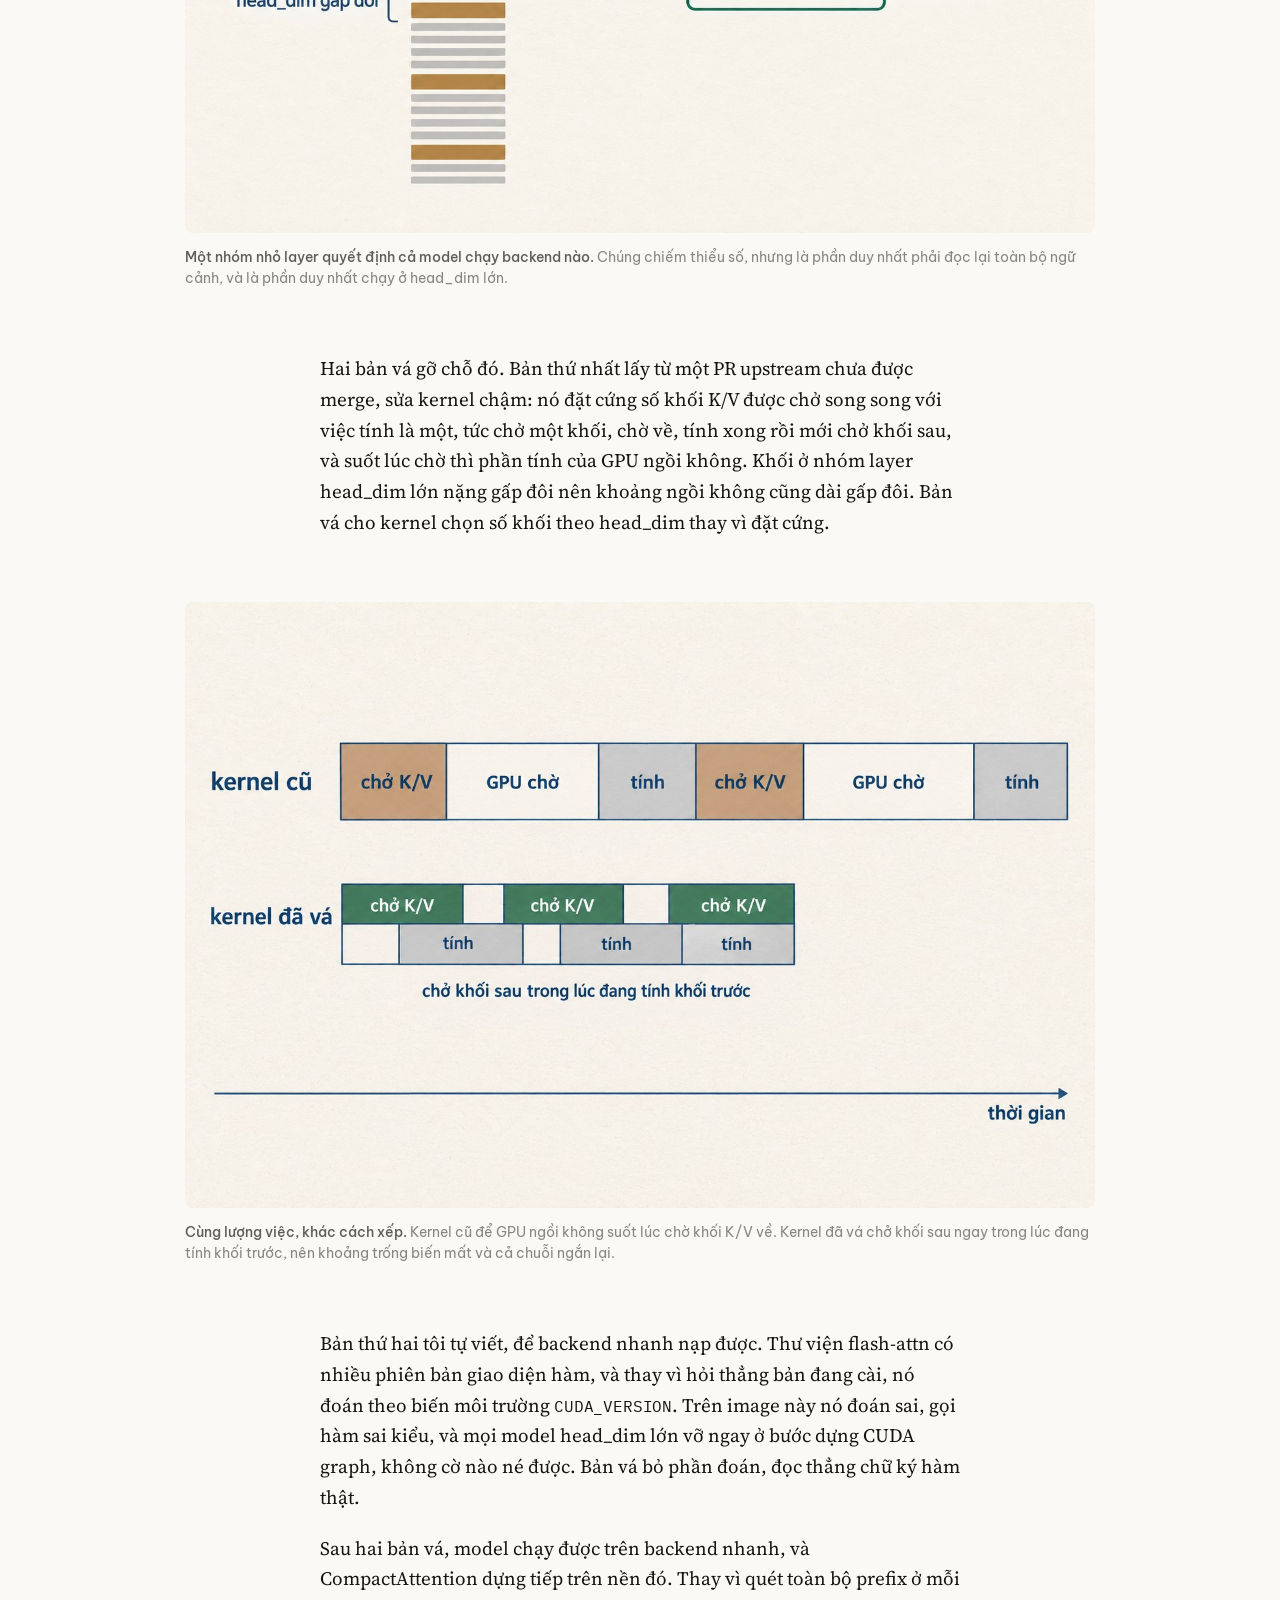
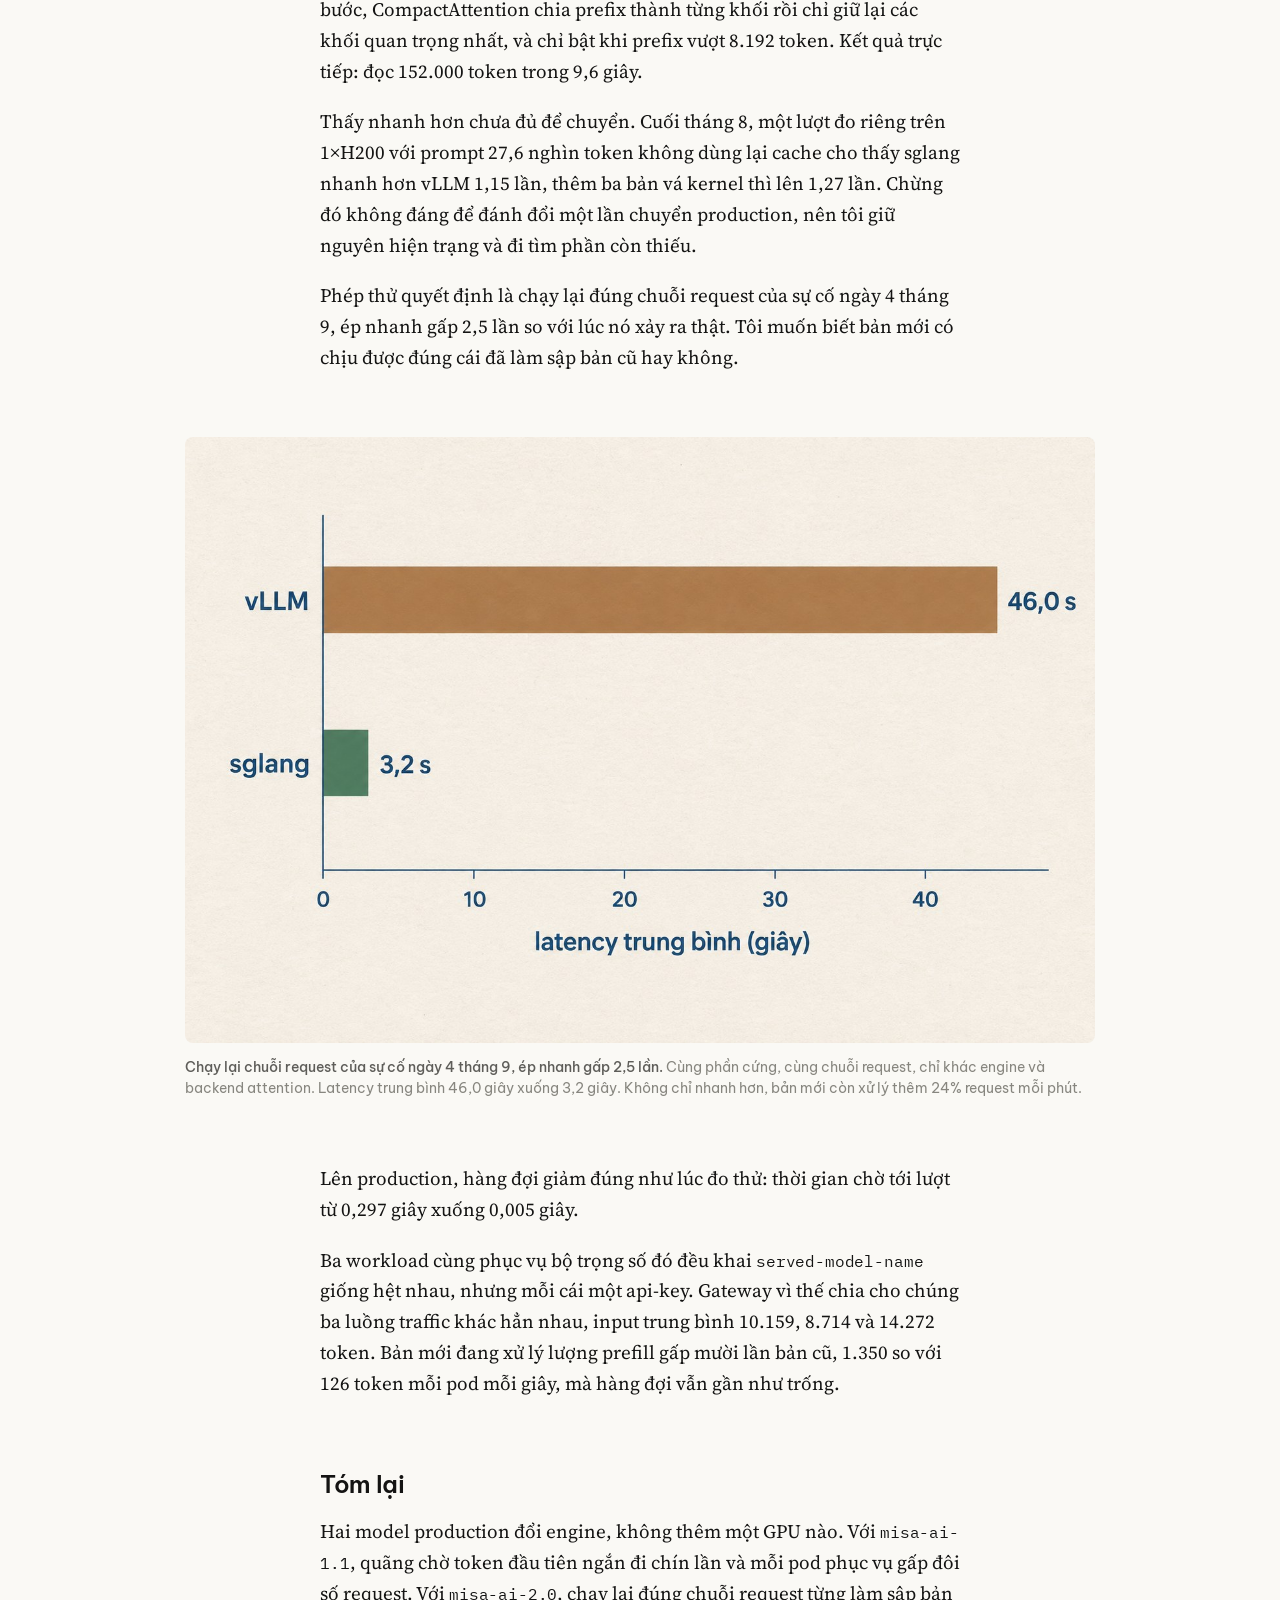
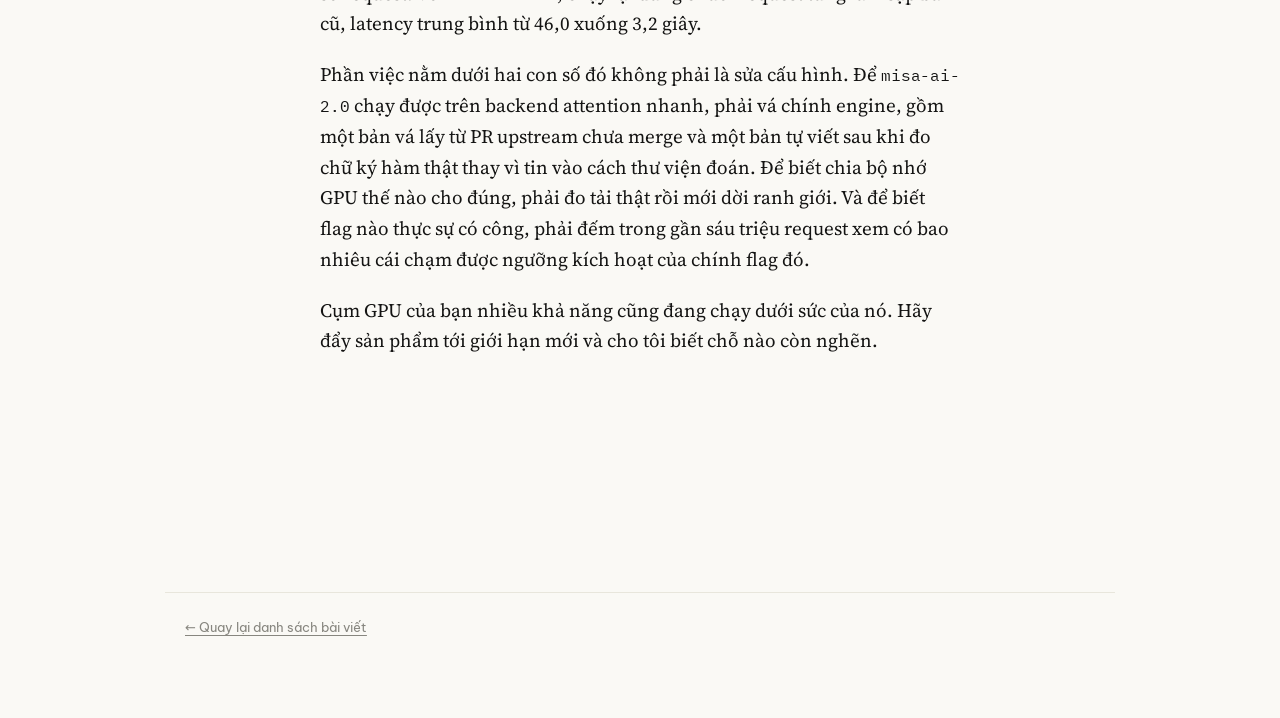
<file: posts/nhanh-bay-lan-khong-them-gpu/index.html>
<!doctype html>
<html lang="vi">
<head>
<meta charset="utf-8">
<meta name="viewport" content="width=device-width,initial-scale=1">
<title>Đổi engine, không thêm GPU · MISA AI Platform</title>
<meta name="description" content="Hai model production của MISA chuyển sang sglang kèm backend attention mới: prefill nhanh hơn bảy lần, mỗi pod phục vụ gấp đôi số request, không thêm một GPU nào.">
<link rel="preconnect" href="https://fonts.googleapis.com">
<link rel="preconnect" href="https://fonts.gstatic.com" crossorigin>
<link rel="stylesheet" href="https://fonts.googleapis.com/css2?family=Be+Vietnam+Pro:wght@400;500;600&family=IBM+Plex+Mono:wght@400;500&family=Source+Serif+4:opsz,wght@8..60,400;8..60,600&display=swap">
<link rel="stylesheet" href="../../assets/site.css">
</head>
<body>

<nav class="sitebar">
  <a href="../../">MISA AI Platform</a>
  <span class="sep">/</span>
  <a class="back" href="../../">Nghiên cứu</a>
</nav>
<div class="page">

<header class="mast">
  <p class="eyebrow">Hạ tầng phục vụ mô hình</p>
  <h1>Đổi engine, không thêm GPU</h1>
  <p class="byline"><span>MISA AI Platform</span><span>14 tháng 9, 2026</span><span>Cụm GPU nội bộ</span></p>
  <p class="lead">Bạn gõ xong câu hỏi, bấm gửi, rồi nhìn một màn hình trống. Một giây ở đó dài hơn bạn tưởng. Đầu tháng 9, tôi chuyển <code>misa-ai-1.1</code> sang một engine mới và quãng trống ấy rút từ 0,879 giây xuống 0,098 giây, trong khi mỗi pod phục vụ gấp đôi số request. Vẫn bộ trọng số đó, vẫn từng ấy GPU, chất lượng output không đổi. Câu hỏi đáng hỏi là phần nhanh lên đó đến từ đâu.</p>
</header>
<figure>
  <img src="img/hero.jpg" alt="Minh hoạ trừu tượng: nhiều dòng token mảnh chảy ngang, bị các khối dày chặn lại từng đợt">
  <figcaption>Mỗi request đi qua hai giai đoạn dùng chung một GPU: đọc hết prompt, rồi sinh câu trả lời ra từng token. Bản mới nhanh hơn ở cả hai, nhiều nhất ở giai đoạn đầu.</figcaption>
</figure>

<main>
<div class="col">

<h2>Một lần đổi engine, không đổi gì khác</h2>

<p><code>misa-ai-1.1</code> phục vụ khoảng một triệu request mỗi ngày trên cụm GPU nội bộ. Đây là model MoE kiến trúc hybrid linear-attention, trọng số FP8.</p>

<p>Khi nâng cấp, tôi giữ nguyên mọi thứ trừ engine: trọng số, context length, memory fraction, chunked prefill size, phần GPU được cấp, và cả hai bản đều không bật speculative decoding. Tôi muốn biết chắc phần nhanh lên đến từ đâu, nên chỉ đổi đúng một biến.</p>

<h2>Kết quả trên traffic thật</h2>

<p>Prefill là lúc engine đọc hết input, và đây là quãng chờ trước khi có token đầu tiên. Decode là lúc model sinh câu trả lời, mỗi lần một token. Hai giai đoạn giành nhau cùng một GPU, nên engine quyết định cả thời gian chờ lẫn tốc độ sinh token.</p>

<p>Bản mới nhanh hơn ở cả hai. Chênh lệch lớn nhất nằm ở prefill, và đó cũng là phần người dùng cảm thấy rõ nhất.</p>

</div>

<figure>
  <img src="img/ch-prefill.jpg" alt="Biểu đồ cột ngang: cấu hình cũ 3.555 token mỗi giây, cấu hình mới 25.927 token mỗi giây">
  <figcaption><b>Tốc độ prefill.</b> Số token phải prefill thật chia cho thời gian chờ tới token đầu tiên, đo trong sáu ngày chạy thật. Thời gian chờ token đầu tiên: 0,879 giây xuống 0,098 giây. Phép so này còn thiệt cho bản mới, vì nó dùng lại được ít cache hơn (35,3% so với 40,2%) mà vẫn xong sớm hơn.</figcaption>
</figure>

<div class="col">

<p>Decode nhanh hơn ở mọi mức tải đo được, và khoảng cách nới rộng đúng lúc tải lên cao.</p>

</div>

<figure>
  <img src="img/ch-itl.jpg" alt="Biểu đồ cột nhóm: ở cả năm dải tải, cấu hình mới có ITL median thấp hơn cấu hình cũ">
  <figcaption><b>Tốc độ decode, xếp theo số request chạy cùng lúc trên một pod.</b> Đo bằng khoảng cách giữa hai token liên tiếp, thấp hơn là token ra đều hơn. Nhanh hơn từ 1,5 đến 1,8 lần, và tải càng cao thì khoảng cách giữa hai phiên bản càng giãn. Ở dải tải cao nhất, 10,3 mili giây xuống 5,8.</figcaption>
</figure>

<div class="col">

<p>Tính theo mức trung vị đo được, một response 300 token đi từ 2,8 xuống 1,2 giây. Quãng chờ trước token đầu tiên: 0,88 xuống 0,10 giây. Thời gian nằm hàng đợi: 0,099 xuống 0,005 giây.</p>

<p>Request hoàn tất sớm thì giải phóng GPU sớm, nên cùng một pod phục vụ được 194 nghìn request mỗi ngày thay vì 88 nghìn.</p>

<p>Nếu sản phẩm của bạn đang gọi <code>misa-ai-1.1</code>, đây là phần bạn thấy ngay mà không phải sửa gì: câu trả lời bắt đầu hiện gần như tức thì thay vì sau gần một giây, và cùng lượng GPU đó chịu được gấp đôi lượng người dùng.</p>

<h2>Đã sửa gì trên misa-ai-1.1</h2>

<p>Bốn thay đổi, tất cả nằm ở tầng engine. Tôi không đụng vào weights, tokenizer hay chat template, và các service gọi sang nó cũng không sửa dòng code nào.</p>

<p><b>Một, nâng container image.</b> Bản mới cách bản cũ khoảng hai tháng phát triển upstream.</p>

<p><b>Hai, cho lớp linear-attention một kernel đọc prompt viết riêng.</b> Model là kiến trúc hybrid, phần lớn layer dùng linear attention, nhưng cấu hình cũ không khai báo backend cho nhóm này nên chúng chạy bằng kernel chung, vốn viết cho kiểu attention khác. Kernel mới viết đúng cho loại layer đó, và với prompt rất dài thì được phép bỏ qua phần không cần đọc lại.</p>

<p><b>Ba, chia lại bộ nhớ GPU.</b> Model hybrid này cần hai vùng nhớ co giãn theo hai thứ khác hẳn nhau.</p>

<p>Các layer full-attention phải nhớ nguyên văn: mỗi token đọc vào thì cất thêm cặp K và V của token đó, nên vùng này dày lên theo từng token, khoảng 20 KB mỗi token. Đây là KV cache.</p>

<p>Các layer linear-attention thì không giữ lịch sử. Mỗi layer mang theo một ma trận cố định, và mỗi token mới đi qua chỉ cập nhật vào ma trận đó chứ không ghi thêm dòng nào. Đọc 10 nghìn hay 100 nghìn token thì ma trận vẫn đúng chừng ấy ô. Cộng hết các layer như vậy lại thì khoảng 63 MB cho mỗi request đang chạy, và con số đó không đổi dù prompt dài hay ngắn.</p>

<p>Engine chia bộ nhớ GPU cho hai vùng theo một tỉ lệ mặc định. Với tải của MISA, thứ đẩy tới giới hạn là số request chạy song song chứ không phải độ dài prompt: mỗi request chiếm đủ 63 MB kể cả khi nó chỉ hỏi một câu ngắn. Vùng đó cạn trước trong khi KV cache còn thừa chỗ, nên request mới phải xếp hàng dù GPU vẫn còn bộ nhớ trống. Dời ranh giới theo số đo thật thì cả hai vùng cùng dùng hết, và độ dài context giữ nguyên.</p>

</div>

<figure>
  <img src="img/mech-memory.jpg" alt="Sơ đồ: cùng một dải bộ nhớ GPU, cách chia mặc định để trống một mảng lớn ở pool lớn dần theo prompt trong khi pool cố định mỗi request đã cạn và request phải xếp hàng; chia lại thì cả hai pool đều dùng hết và không còn xếp hàng">
  <figcaption><b>Cùng một dải bộ nhớ GPU, hai cách chia.</b> Tỉ lệ mặc định để trống một mảng lớn trong KV cache, trong khi vùng trạng thái linear-attention đã cạn. Số request chạy song song bị chặn bởi vùng cạn đó, nên request mới phải chờ dù GPU vẫn còn bộ nhớ trống.</figcaption>
</figure>

<div class="col">

<p><b>Bốn, bật nhóm sparse prefill kernel cho lớp full-attention</b>, loại kernel dành cho context rất dài và có ngưỡng kích hoạt theo độ dài KV cache.</p>

<p>Prefill nhanh lên chủ yếu nhờ thay đổi thứ hai. Nhìn file cấu hình thì khó đoán, vì thay đổi thứ tư chiếm số dòng gấp bảy lần.</p>

<h2>Tốc độ đến từ đâu</h2>

<p>Nghi phạm đầu tiên là nhóm flag sparse prefill: kernel viết cho context rất dài, bật lên thì prefill nhanh. Nhưng nó chỉ chạy khi KV cache của một request vượt 95.000 token. Còn prompt thật của workload này dài bao nhiêu?</p>

</div>

<figure>
  <img src="img/ch-threshold.jpg" alt="Thang log: toàn bộ dải p50 tới p99,9 của prompt nằm dưới 33.270 token, còn ngưỡng bật sparse prefill là 95.000 token">
  <figcaption><b>Độ dài prompt thực tế, so với ngưỡng để sparse prefill chịu chạy.</b> Trục ngang mỗi vạch gấp mười lần vạch trước. 5.852.014 request trong sáu ngày. Thanh xanh trải từ mức giữa (2.400 token) tới mức 99,9% (33.270 token). Chỉ 60 request chạm được ngưỡng 95.000, tức 0,001%.</figcaption>
</figure>

<div class="col">

<p>Sáu ngày, gần sáu triệu request, đúng 60 cái chạm ngưỡng. Sparse prefill gần như chưa bao giờ chạy, và toàn bộ mức tăng prefill thuộc về nhóm layer linear-attention, nhóm nằm trên đường đi của mọi request.</p>

<p>Điều đáng nhớ là ngưỡng kích hoạt do tải quyết định chứ không do model. Bộ flag đó mang sang chỗ khác vẫn nằm im nếu prompt ở đó không đủ dài.</p>

<h2>Cùng đợt đó, misa-ai-2.0</h2>

<p><code>misa-ai-2.0</code> là model đa phương thức, tôi chuyển sang sglang trong cùng đợt. Lần này phần việc nặng hơn: trước khi đổi được backend attention, phải sửa chính engine.</p>

<p>sglang có bốn backend attention, và trên H200 thì model này chỉ dùng được cái chậm nhất. Lý do nằm ở cấu trúc model: phần lớn layer là sliding-window chạy ở head_dim thông thường, còn một số ít layer full-attention chạy ở head_dim lớn gấp đôi, vì chúng gộp K với V làm một tensor. Hai backend nhanh nhất chặn cứng head_dim ở mức thông thường nên từ chối thẳng. Backend còn lại nhận được kích thước lớn nhưng chưa bao giờ nạp nổi trong image đang dùng.</p>

</div>

<figure>
  <img src="img/mech-layers.jpg" alt="Sơ đồ: cột layer của model, phần lớn là sliding-window head_dim thường và một số ít full-attention head_dim gấp đôi; hai backend nhanh khoá ở head_dim thường, backend chậm nhận mọi head_dim">
  <figcaption><b>Một nhóm nhỏ layer quyết định cả model chạy backend nào.</b> Chúng chiếm thiểu số, nhưng là phần duy nhất phải đọc lại toàn bộ ngữ cảnh, và là phần duy nhất chạy ở head_dim lớn.</figcaption>
</figure>

<div class="col">


<p>Hai bản vá gỡ chỗ đó. Bản thứ nhất lấy từ một PR upstream chưa được merge, sửa kernel chậm: nó đặt cứng số khối K/V được chở song song với việc tính là một, tức chở một khối, chờ về, tính xong rồi mới chở khối sau, và suốt lúc chờ thì phần tính của GPU ngồi không. Khối ở nhóm layer head_dim lớn nặng gấp đôi nên khoảng ngồi không cũng dài gấp đôi. Bản vá cho kernel chọn số khối theo head_dim thay vì đặt cứng.</p>

</div>

<figure>
  <img src="img/mech-stages.jpg" alt="Sơ đồ thời gian: kernel cũ chở K/V rồi GPU chờ rồi mới tính, lặp lại; kernel đã vá chở khối sau chồng lên lúc đang tính khối trước nên tổng thời gian ngắn hơn">
  <figcaption><b>Cùng lượng việc, khác cách xếp.</b> Kernel cũ để GPU ngồi không suốt lúc chờ khối K/V về. Kernel đã vá chở khối sau ngay trong lúc đang tính khối trước, nên khoảng trống biến mất và cả chuỗi ngắn lại.</figcaption>
</figure>

<div class="col">


<p>Bản thứ hai tôi tự viết, để backend nhanh nạp được. Thư viện flash-attn có nhiều phiên bản giao diện hàm, và thay vì hỏi thẳng bản đang cài, nó đoán theo biến môi trường <code>CUDA_VERSION</code>. Trên image này nó đoán sai, gọi hàm sai kiểu, và mọi model head_dim lớn vỡ ngay ở bước dựng CUDA graph, không cờ nào né được. Bản vá bỏ phần đoán, đọc thẳng chữ ký hàm thật.</p>

<p>Sau hai bản vá, model chạy được trên backend nhanh, và CompactAttention dựng tiếp trên nền đó. Thay vì quét toàn bộ prefix ở mỗi bước, CompactAttention chia prefix thành từng khối rồi chỉ giữ lại các khối quan trọng nhất, và chỉ bật khi prefix vượt 8.192 token. Kết quả trực tiếp: đọc 152.000 token trong 9,6 giây.</p>

<p>Thấy nhanh hơn chưa đủ để chuyển. Cuối tháng 8, một lượt đo riêng trên 1×H200 với prompt 27,6 nghìn token không dùng lại cache cho thấy sglang nhanh hơn vLLM 1,15 lần, thêm ba bản vá kernel thì lên 1,27 lần. Chừng đó không đáng để đánh đổi một lần chuyển production, nên tôi giữ nguyên hiện trạng và đi tìm phần còn thiếu.</p>

<p>Phép thử quyết định là chạy lại đúng chuỗi request của sự cố ngày 4 tháng 9, ép nhanh gấp 2,5 lần so với lúc nó xảy ra thật. Tôi muốn biết bản mới có chịu được đúng cái đã làm sập bản cũ hay không.</p>

</div>

<figure>
  <img src="img/ch-replay.jpg" alt="Biểu đồ cột ngang: vLLM 46,0 giây, sglang 3,2 giây latency trung bình trên cùng một chuỗi request">
  <figcaption><b>Chạy lại chuỗi request của sự cố ngày 4 tháng 9, ép nhanh gấp 2,5 lần.</b> Cùng phần cứng, cùng chuỗi request, chỉ khác engine và backend attention. Latency trung bình 46,0 giây xuống 3,2 giây. Không chỉ nhanh hơn, bản mới còn xử lý thêm 24% request mỗi phút.</figcaption>
</figure>

<div class="col">

<p>Lên production, hàng đợi giảm đúng như lúc đo thử: thời gian chờ tới lượt từ 0,297 giây xuống 0,005 giây.</p>

<p>Ba workload cùng phục vụ bộ trọng số đó đều khai <code>served-model-name</code> giống hệt nhau, nhưng mỗi cái một api-key. Gateway vì thế chia cho chúng ba luồng traffic khác hẳn nhau, input trung bình 10.159, 8.714 và 14.272 token. Bản mới đang xử lý lượng prefill gấp mười lần bản cũ, 1.350 so với 126 token mỗi pod mỗi giây, mà hàng đợi vẫn gần như trống.</p>

<h2>Tóm lại</h2>

<p>Hai model production đổi engine, không thêm một GPU nào. Với <code>misa-ai-1.1</code>, quãng chờ token đầu tiên ngắn đi chín lần và mỗi pod phục vụ gấp đôi số request. Với <code>misa-ai-2.0</code>, chạy lại đúng chuỗi request từng làm sập bản cũ, latency trung bình từ 46,0 xuống 3,2 giây.</p>

<p>Phần việc nằm dưới hai con số đó không phải là sửa cấu hình. Để <code>misa-ai-2.0</code> chạy được trên backend attention nhanh, phải vá chính engine, gồm một bản vá lấy từ PR upstream chưa merge và một bản tự viết sau khi đo chữ ký hàm thật thay vì tin vào cách thư viện đoán. Để biết chia bộ nhớ GPU thế nào cho đúng, phải đo tải thật rồi mới dời ranh giới. Và để biết flag nào thực sự có công, phải đếm trong gần sáu triệu request xem có bao nhiêu cái chạm được ngưỡng kích hoạt của chính flag đó.</p>

<p>Cụm GPU của bạn nhiều khả năng cũng đang chạy dưới sức của nó. Hãy đẩy sản phẩm tới giới hạn mới và cho tôi biết chỗ nào còn nghẽn.</p>

</div>


</main>
</div>

<footer class="sitefoot">
  <a href="../../">&larr; Quay lại danh sách bài viết</a>
</footer>

</body>
</html>
</file>
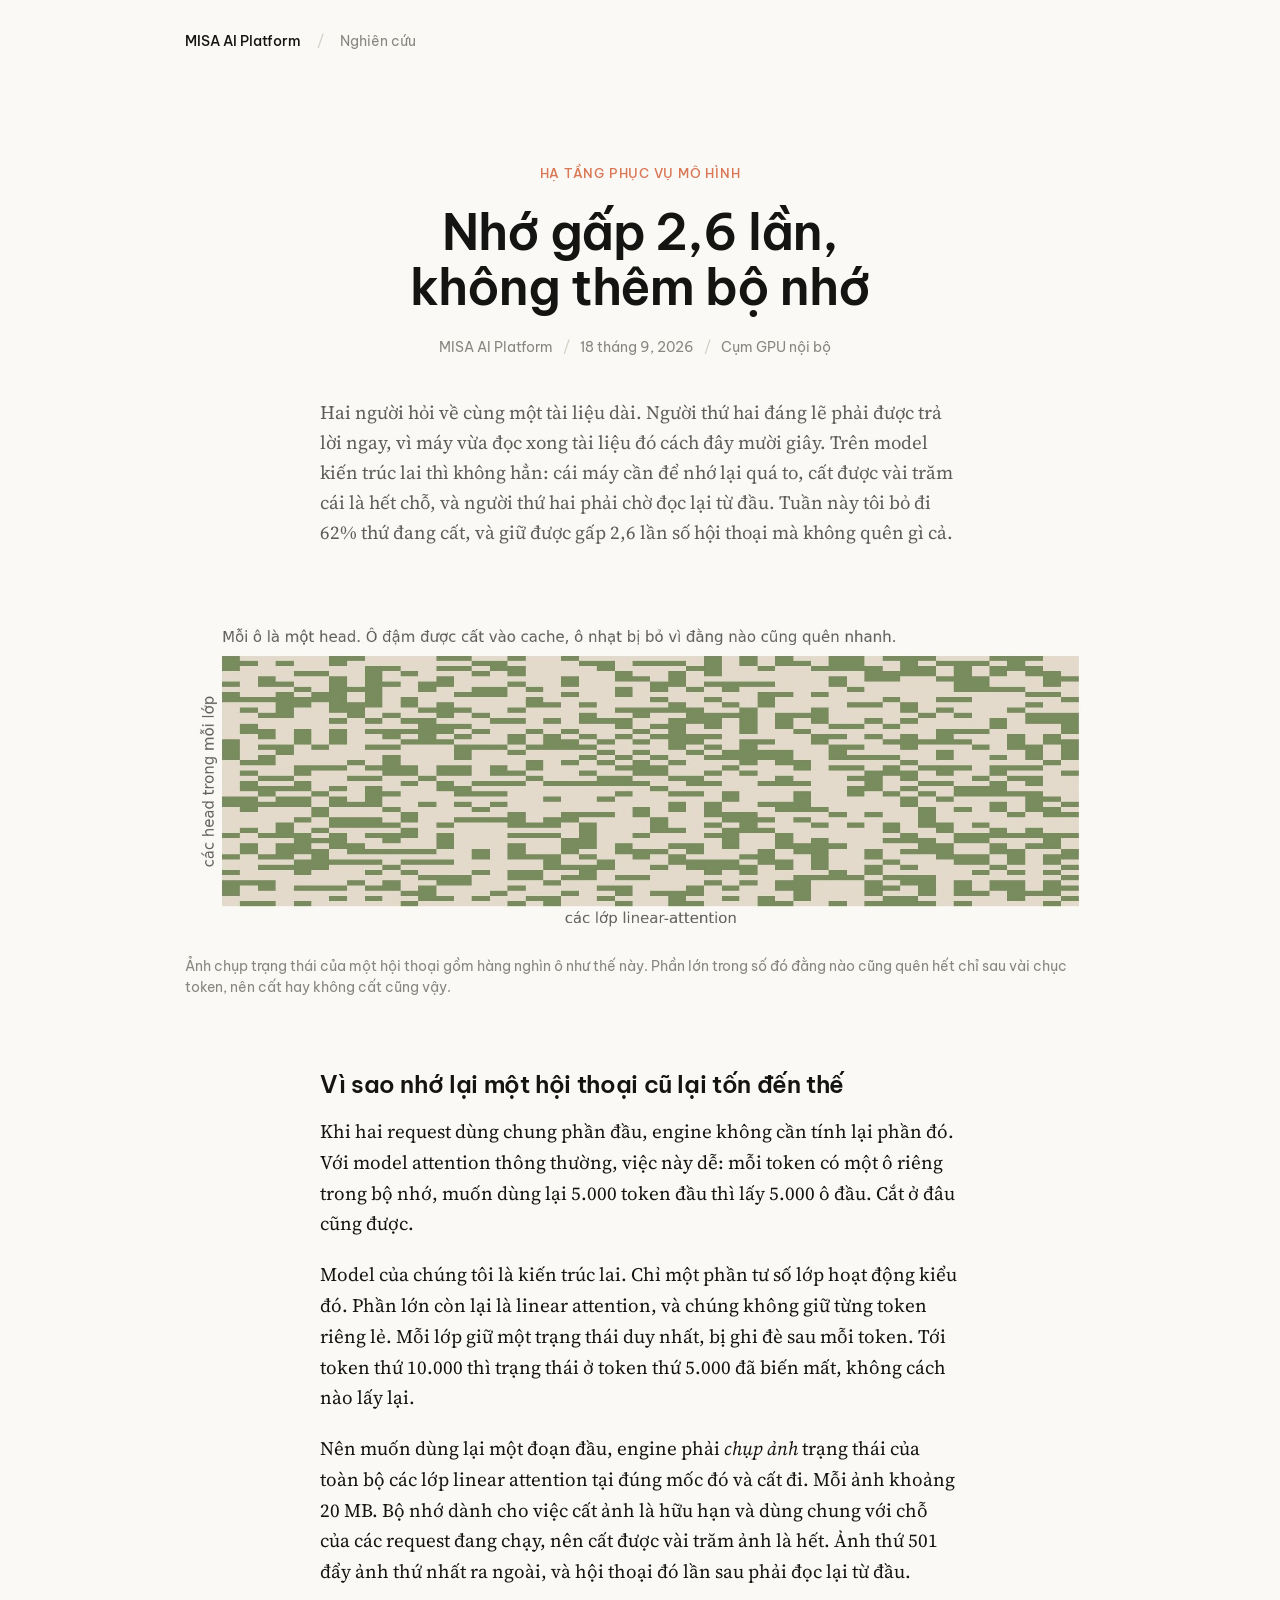
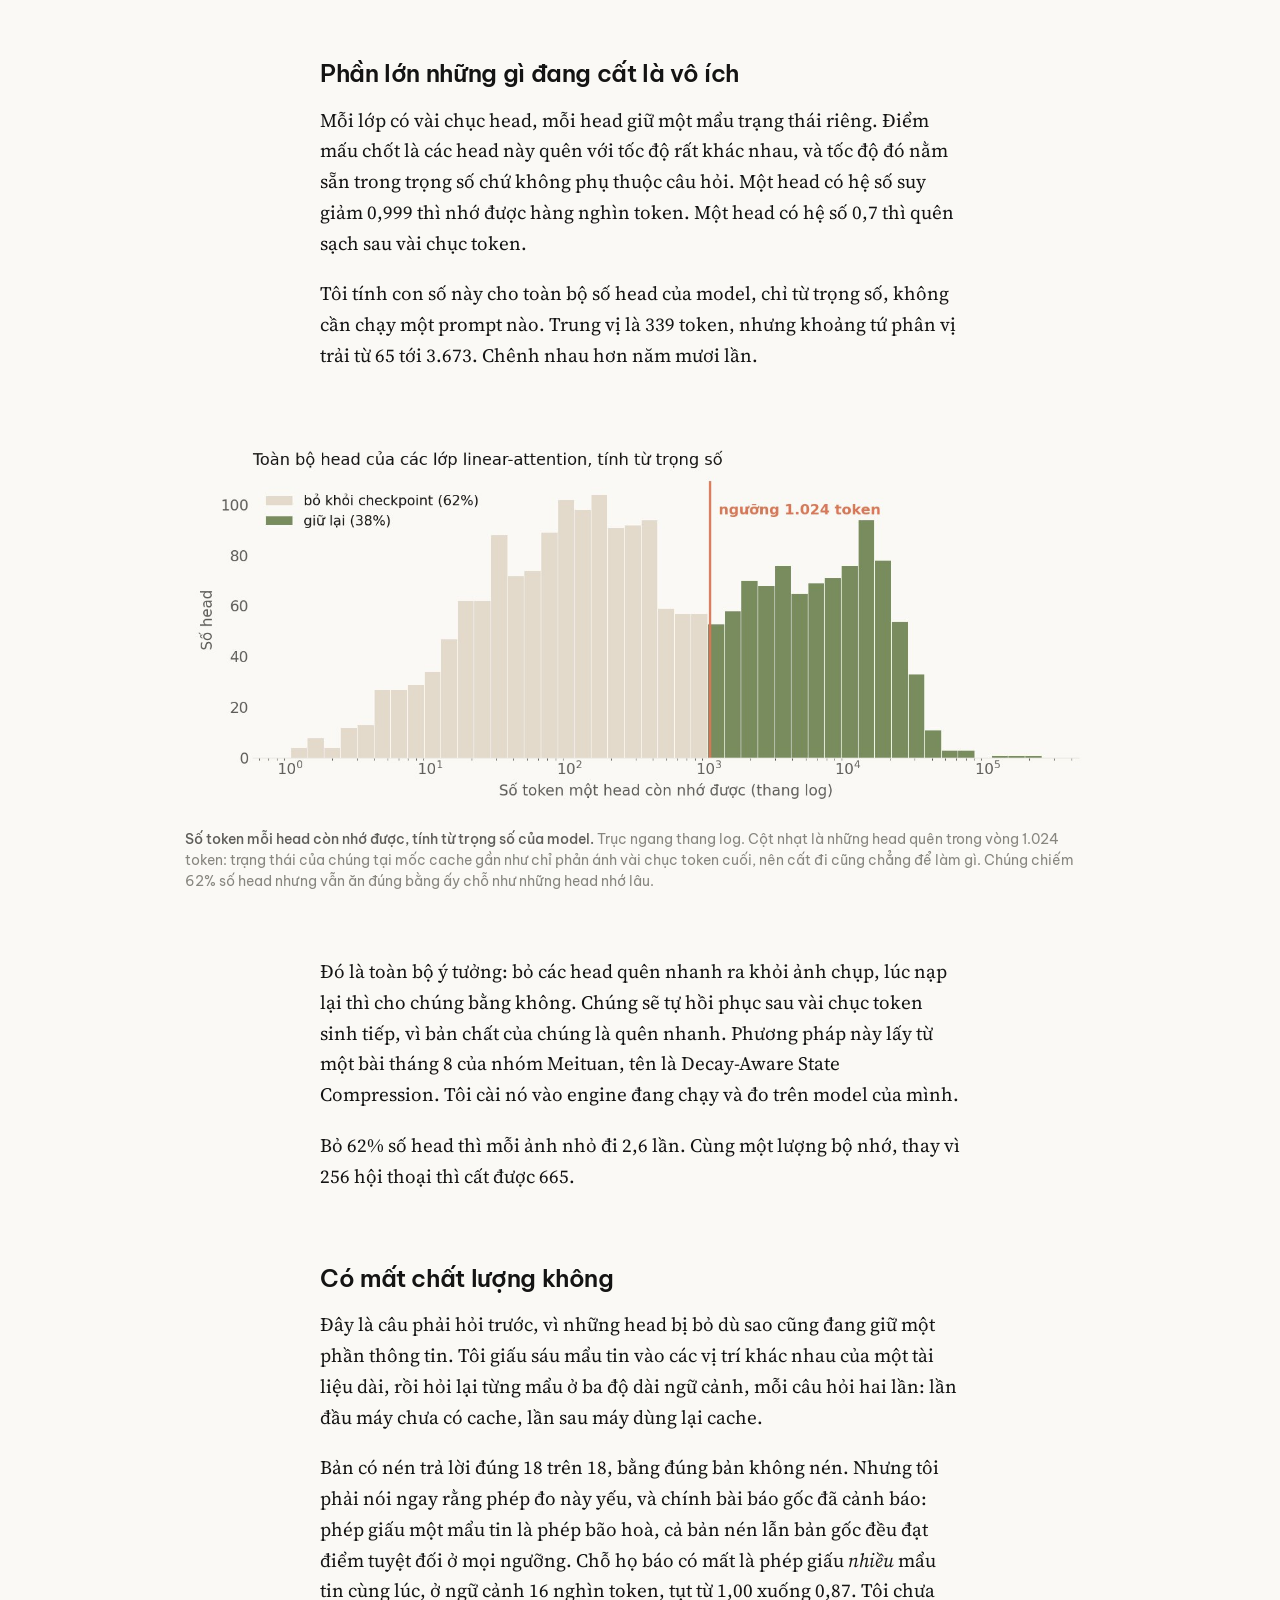
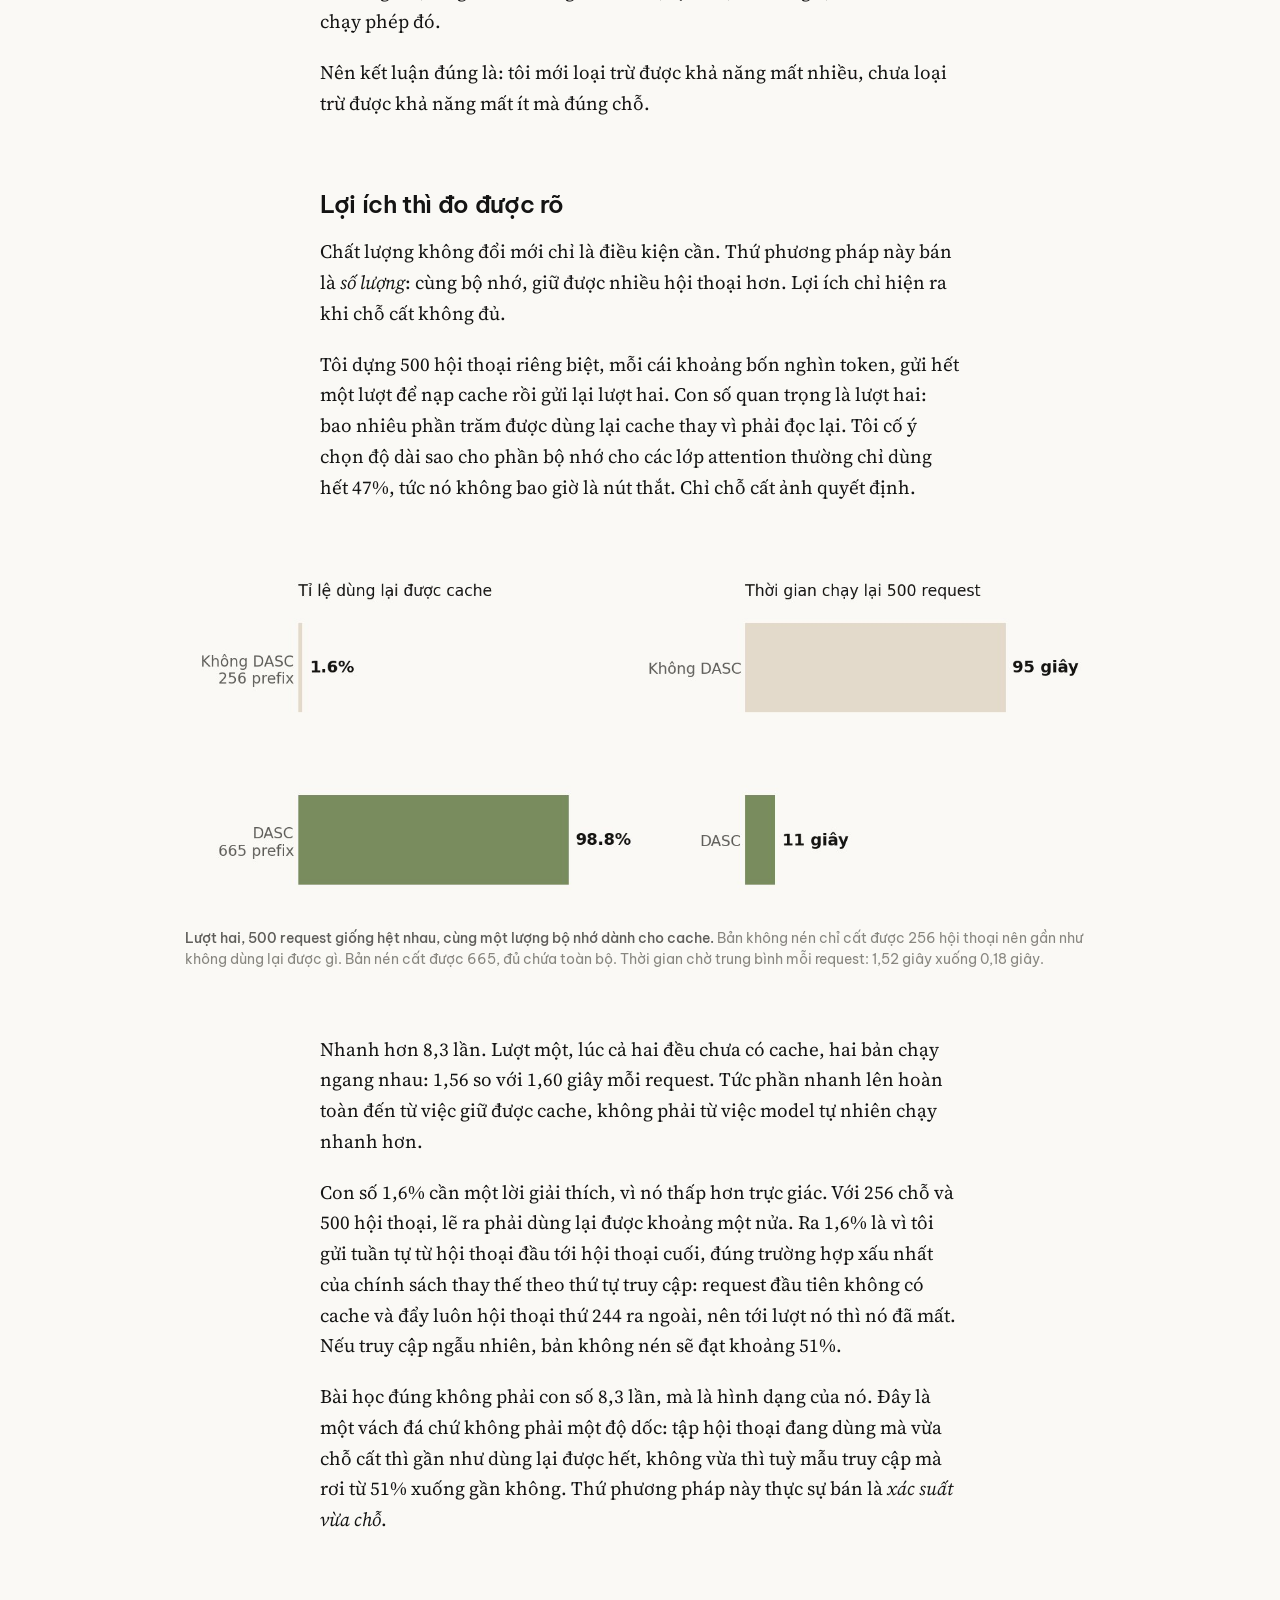
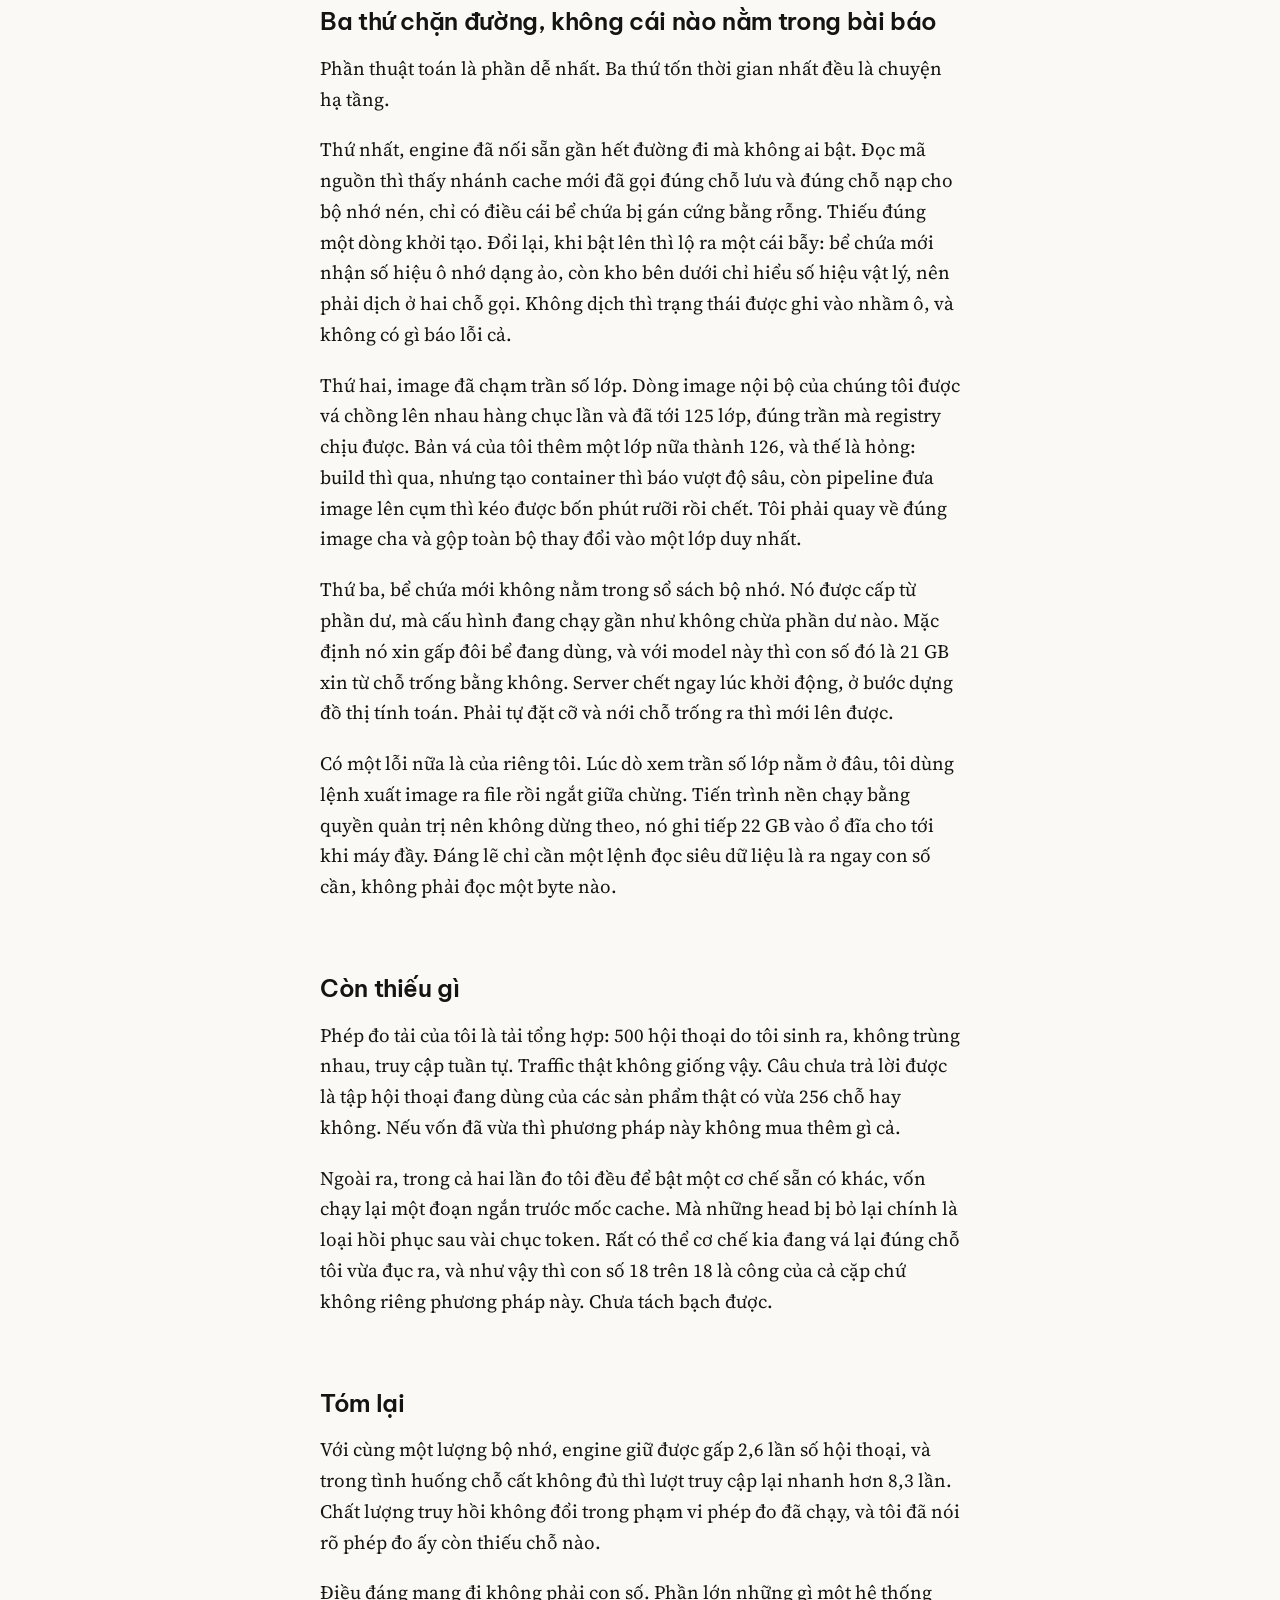
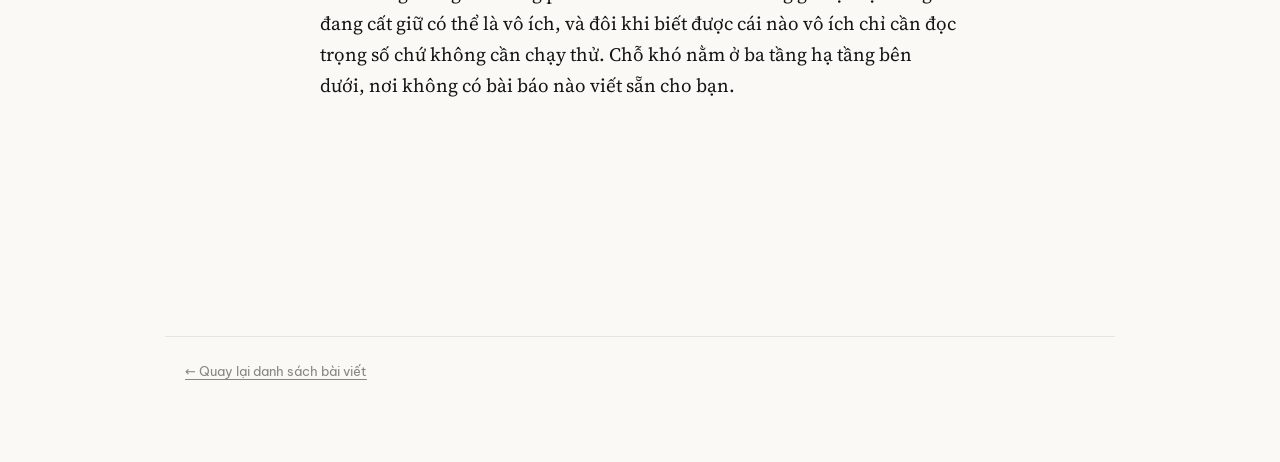
<file: posts/nho-gap-2-6-lan-khong-them-bo-nho/index.html>
<!doctype html>
<html lang="vi">
<head>
<meta charset="utf-8">
<meta name="viewport" content="width=device-width,initial-scale=1">
<title>Nhớ gấp 2,6 lần, không thêm bộ nhớ · MISA AI Platform</title>
<meta name="description" content="Cache prefix của model hybrid linear-attention tốn bộ nhớ vì phải chụp ảnh trạng thái của toàn bộ các lớp linear-attention. Bỏ 62% số head vốn quên nhanh thì giữ được gấp 2,6 lần số hội thoại, chất lượng truy hồi không đổi.">
<link rel="preconnect" href="https://fonts.googleapis.com">
<link rel="preconnect" href="https://fonts.gstatic.com" crossorigin>
<link rel="stylesheet" href="https://fonts.googleapis.com/css2?family=Be+Vietnam+Pro:wght@400;500;600&family=IBM+Plex+Mono:wght@400;500&family=Source+Serif+4:opsz,wght@8..60,400;8..60,600&display=swap">
<link rel="stylesheet" href="../../assets/site.css">
</head>
<body>

<nav class="sitebar">
  <a href="../../">MISA AI Platform</a>
  <span class="sep">/</span>
  <a class="back" href="../../">Nghiên cứu</a>
</nav>
<div class="page">

<header class="mast">
  <p class="eyebrow">Hạ tầng phục vụ mô hình</p>
  <h1>Nhớ gấp 2,6 lần, không thêm bộ nhớ</h1>
  <p class="byline"><span>MISA AI Platform</span><span>18 tháng 9, 2026</span><span>Cụm GPU nội bộ</span></p>
  <p class="lead">Hai người hỏi về cùng một tài liệu dài. Người thứ hai đáng lẽ phải được trả lời ngay, vì máy vừa đọc xong tài liệu đó cách đây mười giây. Trên model kiến trúc lai thì không hẳn: cái máy cần để nhớ lại quá to, cất được vài trăm cái là hết chỗ, và người thứ hai phải chờ đọc lại từ đầu. Tuần này tôi bỏ đi 62% thứ đang cất, và giữ được gấp 2,6 lần số hội thoại mà không quên gì cả.</p>
</header>
<figure>
  <img src="img/hero.jpg" alt="Lưới ô vuông dày đặc, khoảng một phần ba số ô màu đậm, phần còn lại màu nhạt">
  <figcaption>Ảnh chụp trạng thái của một hội thoại gồm hàng nghìn ô như thế này. Phần lớn trong số đó đằng nào cũng quên hết chỉ sau vài chục token, nên cất hay không cất cũng vậy.</figcaption>
</figure>

<main>
<div class="col">

<h2>Vì sao nhớ lại một hội thoại cũ lại tốn đến thế</h2>

<p>Khi hai request dùng chung phần đầu, engine không cần tính lại phần đó. Với model attention thông thường, việc này dễ: mỗi token có một ô riêng trong bộ nhớ, muốn dùng lại 5.000 token đầu thì lấy 5.000 ô đầu. Cắt ở đâu cũng được.</p>

<p>Model của chúng tôi là kiến trúc lai. Chỉ một phần tư số lớp hoạt động kiểu đó. Phần lớn còn lại là linear attention, và chúng không giữ từng token riêng lẻ. Mỗi lớp giữ một trạng thái duy nhất, bị ghi đè sau mỗi token. Tới token thứ 10.000 thì trạng thái ở token thứ 5.000 đã biến mất, không cách nào lấy lại.</p>

<p>Nên muốn dùng lại một đoạn đầu, engine phải <em>chụp ảnh</em> trạng thái của toàn bộ các lớp linear attention tại đúng mốc đó và cất đi. Mỗi ảnh khoảng 20 MB. Bộ nhớ dành cho việc cất ảnh là hữu hạn và dùng chung với chỗ của các request đang chạy, nên cất được vài trăm ảnh là hết. Ảnh thứ 501 đẩy ảnh thứ nhất ra ngoài, và hội thoại đó lần sau phải đọc lại từ đầu.</p>

<h2>Phần lớn những gì đang cất là vô ích</h2>

<p>Mỗi lớp có vài chục head, mỗi head giữ một mẩu trạng thái riêng. Điểm mấu chốt là các head này quên với tốc độ rất khác nhau, và tốc độ đó nằm sẵn trong trọng số chứ không phụ thuộc câu hỏi. Một head có hệ số suy giảm 0,999 thì nhớ được hàng nghìn token. Một head có hệ số 0,7 thì quên sạch sau vài chục token.</p>

<p>Tôi tính con số này cho toàn bộ số head của model, chỉ từ trọng số, không cần chạy một prompt nào. Trung vị là 339 token, nhưng khoảng tứ phân vị trải từ 65 tới 3.673. Chênh nhau hơn năm mươi lần.</p>

</div>

<figure>
  <img src="img/ch-horizon.jpg" alt="Biểu đồ phân bố: phần lớn head nằm dưới ngưỡng 1.024 token, một phần ba nằm trên">
  <figcaption><b>Số token mỗi head còn nhớ được, tính từ trọng số của model.</b> Trục ngang thang log. Cột nhạt là những head quên trong vòng 1.024 token: trạng thái của chúng tại mốc cache gần như chỉ phản ánh vài chục token cuối, nên cất đi cũng chẳng để làm gì. Chúng chiếm 62% số head nhưng vẫn ăn đúng bằng ấy chỗ như những head nhớ lâu.</figcaption>
</figure>

<div class="col">

<p>Đó là toàn bộ ý tưởng: bỏ các head quên nhanh ra khỏi ảnh chụp, lúc nạp lại thì cho chúng bằng không. Chúng sẽ tự hồi phục sau vài chục token sinh tiếp, vì bản chất của chúng là quên nhanh. Phương pháp này lấy từ một bài tháng 8 của nhóm Meituan, tên là Decay-Aware State Compression. Tôi cài nó vào engine đang chạy và đo trên model của mình.</p>

<p>Bỏ 62% số head thì mỗi ảnh nhỏ đi 2,6 lần. Cùng một lượng bộ nhớ, thay vì 256 hội thoại thì cất được 665.</p>

<h2>Có mất chất lượng không</h2>

<p>Đây là câu phải hỏi trước, vì những head bị bỏ dù sao cũng đang giữ một phần thông tin. Tôi giấu sáu mẩu tin vào các vị trí khác nhau của một tài liệu dài, rồi hỏi lại từng mẩu ở ba độ dài ngữ cảnh, mỗi câu hỏi hai lần: lần đầu máy chưa có cache, lần sau máy dùng lại cache.</p>

<p>Bản có nén trả lời đúng 18 trên 18, bằng đúng bản không nén. Nhưng tôi phải nói ngay rằng phép đo này yếu, và chính bài báo gốc đã cảnh báo: phép giấu một mẩu tin là phép bão hoà, cả bản nén lẫn bản gốc đều đạt điểm tuyệt đối ở mọi ngưỡng. Chỗ họ báo có mất là phép giấu <em>nhiều</em> mẩu tin cùng lúc, ở ngữ cảnh 16 nghìn token, tụt từ 1,00 xuống 0,87. Tôi chưa chạy phép đó.</p>

<p>Nên kết luận đúng là: tôi mới loại trừ được khả năng mất nhiều, chưa loại trừ được khả năng mất ít mà đúng chỗ.</p>

<h2>Lợi ích thì đo được rõ</h2>

<p>Chất lượng không đổi mới chỉ là điều kiện cần. Thứ phương pháp này bán là <em>số lượng</em>: cùng bộ nhớ, giữ được nhiều hội thoại hơn. Lợi ích chỉ hiện ra khi chỗ cất không đủ.</p>

<p>Tôi dựng 500 hội thoại riêng biệt, mỗi cái khoảng bốn nghìn token, gửi hết một lượt để nạp cache rồi gửi lại lượt hai. Con số quan trọng là lượt hai: bao nhiêu phần trăm được dùng lại cache thay vì phải đọc lại. Tôi cố ý chọn độ dài sao cho phần bộ nhớ cho các lớp attention thường chỉ dùng hết 47%, tức nó không bao giờ là nút thắt. Chỉ chỗ cất ảnh quyết định.</p>

</div>

<figure>
  <img src="img/ch-hit.jpg" alt="Hai biểu đồ cột: tỉ lệ dùng lại cache 1,6% so với 98,8%, và thời gian 95 giây so với 11 giây">
  <figcaption><b>Lượt hai, 500 request giống hệt nhau, cùng một lượng bộ nhớ dành cho cache.</b> Bản không nén chỉ cất được 256 hội thoại nên gần như không dùng lại được gì. Bản nén cất được 665, đủ chứa toàn bộ. Thời gian chờ trung bình mỗi request: 1,52 giây xuống 0,18 giây.</figcaption>
</figure>

<div class="col">

<p>Nhanh hơn 8,3 lần. Lượt một, lúc cả hai đều chưa có cache, hai bản chạy ngang nhau: 1,56 so với 1,60 giây mỗi request. Tức phần nhanh lên hoàn toàn đến từ việc giữ được cache, không phải từ việc model tự nhiên chạy nhanh hơn.</p>

<p>Con số 1,6% cần một lời giải thích, vì nó thấp hơn trực giác. Với 256 chỗ và 500 hội thoại, lẽ ra phải dùng lại được khoảng một nửa. Ra 1,6% là vì tôi gửi tuần tự từ hội thoại đầu tới hội thoại cuối, đúng trường hợp xấu nhất của chính sách thay thế theo thứ tự truy cập: request đầu tiên không có cache và đẩy luôn hội thoại thứ 244 ra ngoài, nên tới lượt nó thì nó đã mất. Nếu truy cập ngẫu nhiên, bản không nén sẽ đạt khoảng 51%.</p>

<p>Bài học đúng không phải con số 8,3 lần, mà là hình dạng của nó. Đây là một vách đá chứ không phải một độ dốc: tập hội thoại đang dùng mà vừa chỗ cất thì gần như dùng lại được hết, không vừa thì tuỳ mẫu truy cập mà rơi từ 51% xuống gần không. Thứ phương pháp này thực sự bán là <em>xác suất vừa chỗ</em>.</p>

<h2>Ba thứ chặn đường, không cái nào nằm trong bài báo</h2>

<p>Phần thuật toán là phần dễ nhất. Ba thứ tốn thời gian nhất đều là chuyện hạ tầng.</p>

<p>Thứ nhất, engine đã nối sẵn gần hết đường đi mà không ai bật. Đọc mã nguồn thì thấy nhánh cache mới đã gọi đúng chỗ lưu và đúng chỗ nạp cho bộ nhớ nén, chỉ có điều cái bể chứa bị gán cứng bằng rỗng. Thiếu đúng một dòng khởi tạo. Đổi lại, khi bật lên thì lộ ra một cái bẫy: bể chứa mới nhận số hiệu ô nhớ dạng ảo, còn kho bên dưới chỉ hiểu số hiệu vật lý, nên phải dịch ở hai chỗ gọi. Không dịch thì trạng thái được ghi vào nhầm ô, và không có gì báo lỗi cả.</p>

<p>Thứ hai, image đã chạm trần số lớp. Dòng image nội bộ của chúng tôi được vá chồng lên nhau hàng chục lần và đã tới 125 lớp, đúng trần mà registry chịu được. Bản vá của tôi thêm một lớp nữa thành 126, và thế là hỏng: build thì qua, nhưng tạo container thì báo vượt độ sâu, còn pipeline đưa image lên cụm thì kéo được bốn phút rưỡi rồi chết. Tôi phải quay về đúng image cha và gộp toàn bộ thay đổi vào một lớp duy nhất.</p>

<p>Thứ ba, bể chứa mới không nằm trong sổ sách bộ nhớ. Nó được cấp từ phần dư, mà cấu hình đang chạy gần như không chừa phần dư nào. Mặc định nó xin gấp đôi bể đang dùng, và với model này thì con số đó là 21 GB xin từ chỗ trống bằng không. Server chết ngay lúc khởi động, ở bước dựng đồ thị tính toán. Phải tự đặt cỡ và nới chỗ trống ra thì mới lên được.</p>

<p>Có một lỗi nữa là của riêng tôi. Lúc dò xem trần số lớp nằm ở đâu, tôi dùng lệnh xuất image ra file rồi ngắt giữa chừng. Tiến trình nền chạy bằng quyền quản trị nên không dừng theo, nó ghi tiếp 22 GB vào ổ đĩa cho tới khi máy đầy. Đáng lẽ chỉ cần một lệnh đọc siêu dữ liệu là ra ngay con số cần, không phải đọc một byte nào.</p>

<h2>Còn thiếu gì</h2>

<p>Phép đo tải của tôi là tải tổng hợp: 500 hội thoại do tôi sinh ra, không trùng nhau, truy cập tuần tự. Traffic thật không giống vậy. Câu chưa trả lời được là tập hội thoại đang dùng của các sản phẩm thật có vừa 256 chỗ hay không. Nếu vốn đã vừa thì phương pháp này không mua thêm gì cả.</p>

<p>Ngoài ra, trong cả hai lần đo tôi đều để bật một cơ chế sẵn có khác, vốn chạy lại một đoạn ngắn trước mốc cache. Mà những head bị bỏ lại chính là loại hồi phục sau vài chục token. Rất có thể cơ chế kia đang vá lại đúng chỗ tôi vừa đục ra, và như vậy thì con số 18 trên 18 là công của cả cặp chứ không riêng phương pháp này. Chưa tách bạch được.</p>

<h2>Tóm lại</h2>

<p>Với cùng một lượng bộ nhớ, engine giữ được gấp 2,6 lần số hội thoại, và trong tình huống chỗ cất không đủ thì lượt truy cập lại nhanh hơn 8,3 lần. Chất lượng truy hồi không đổi trong phạm vi phép đo đã chạy, và tôi đã nói rõ phép đo ấy còn thiếu chỗ nào.</p>

<p>Điều đáng mang đi không phải con số. Phần lớn những gì một hệ thống đang cất giữ có thể là vô ích, và đôi khi biết được cái nào vô ích chỉ cần đọc trọng số chứ không cần chạy thử. Chỗ khó nằm ở ba tầng hạ tầng bên dưới, nơi không có bài báo nào viết sẵn cho bạn.</p>

</div>

</main>
</div>

<footer class="sitefoot">
  <a href="../../">&larr; Quay lại danh sách bài viết</a>
</footer>

</body>
</html>
</file>
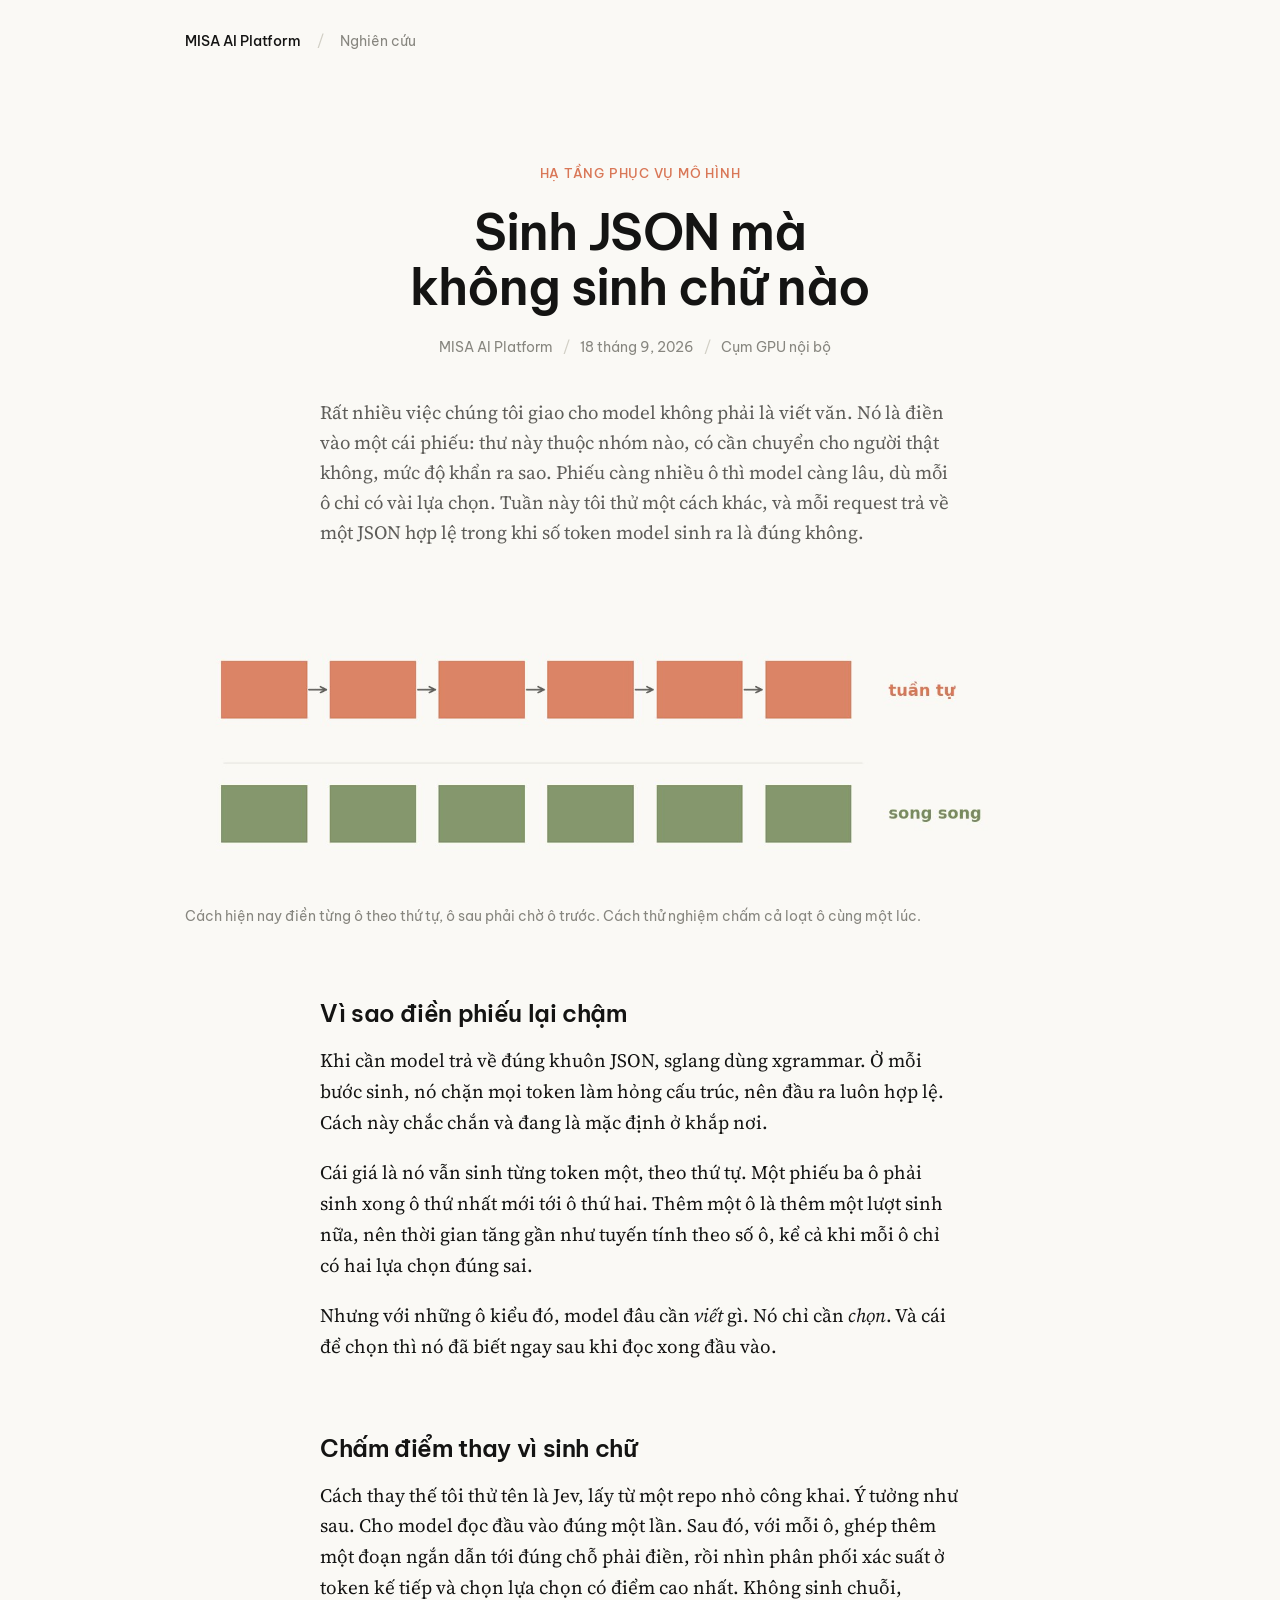
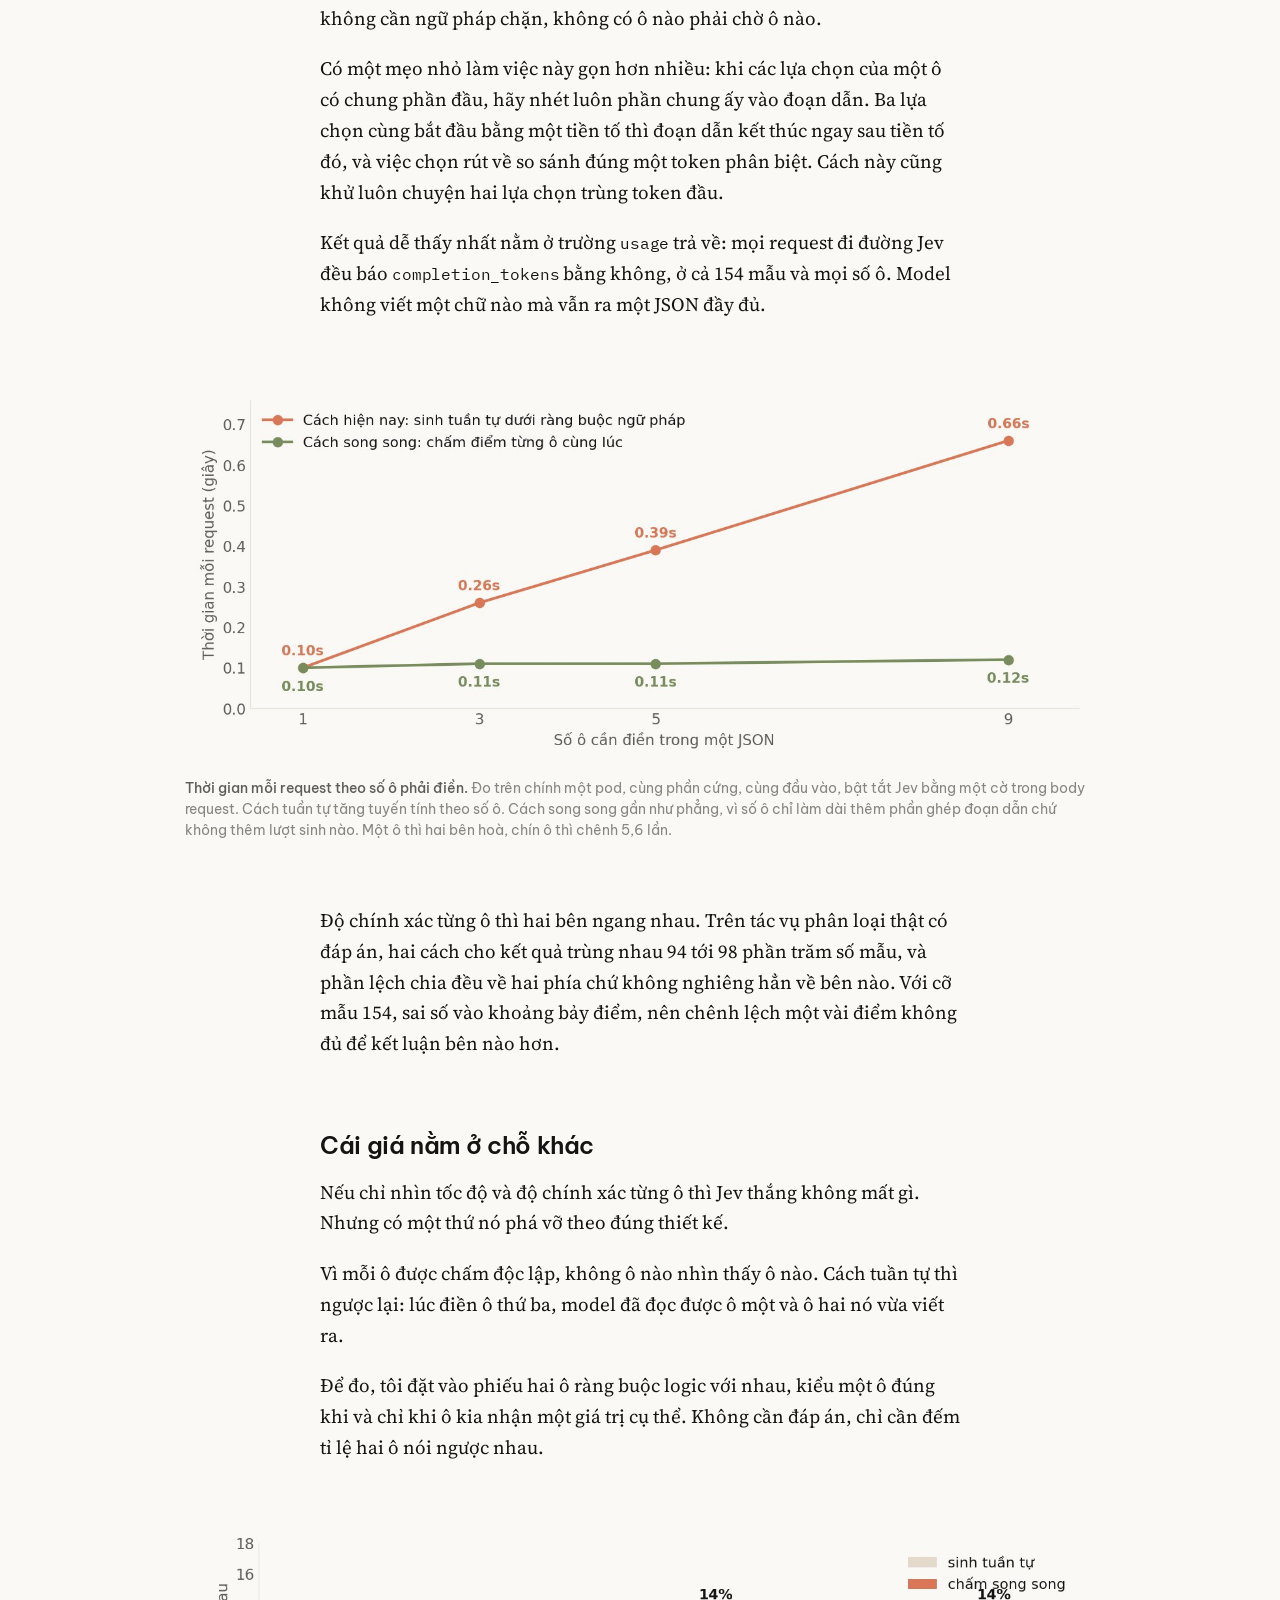
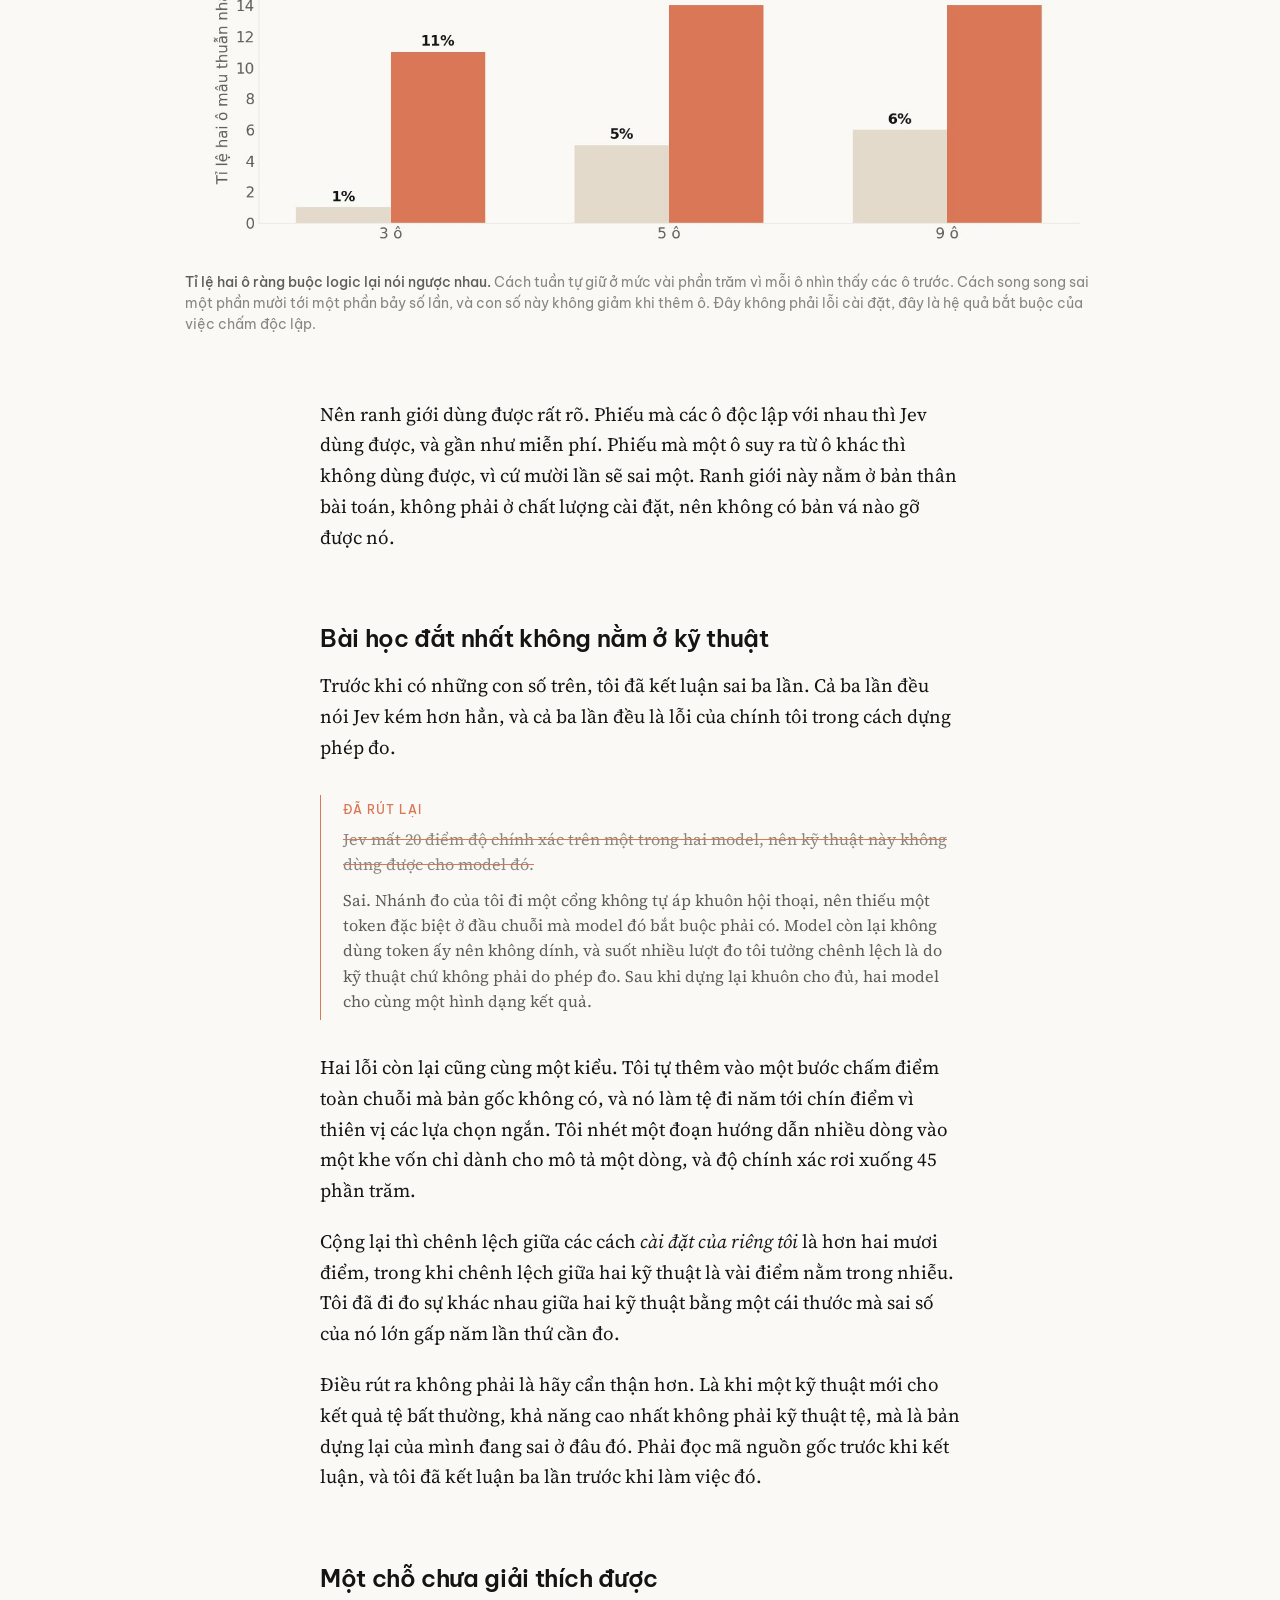
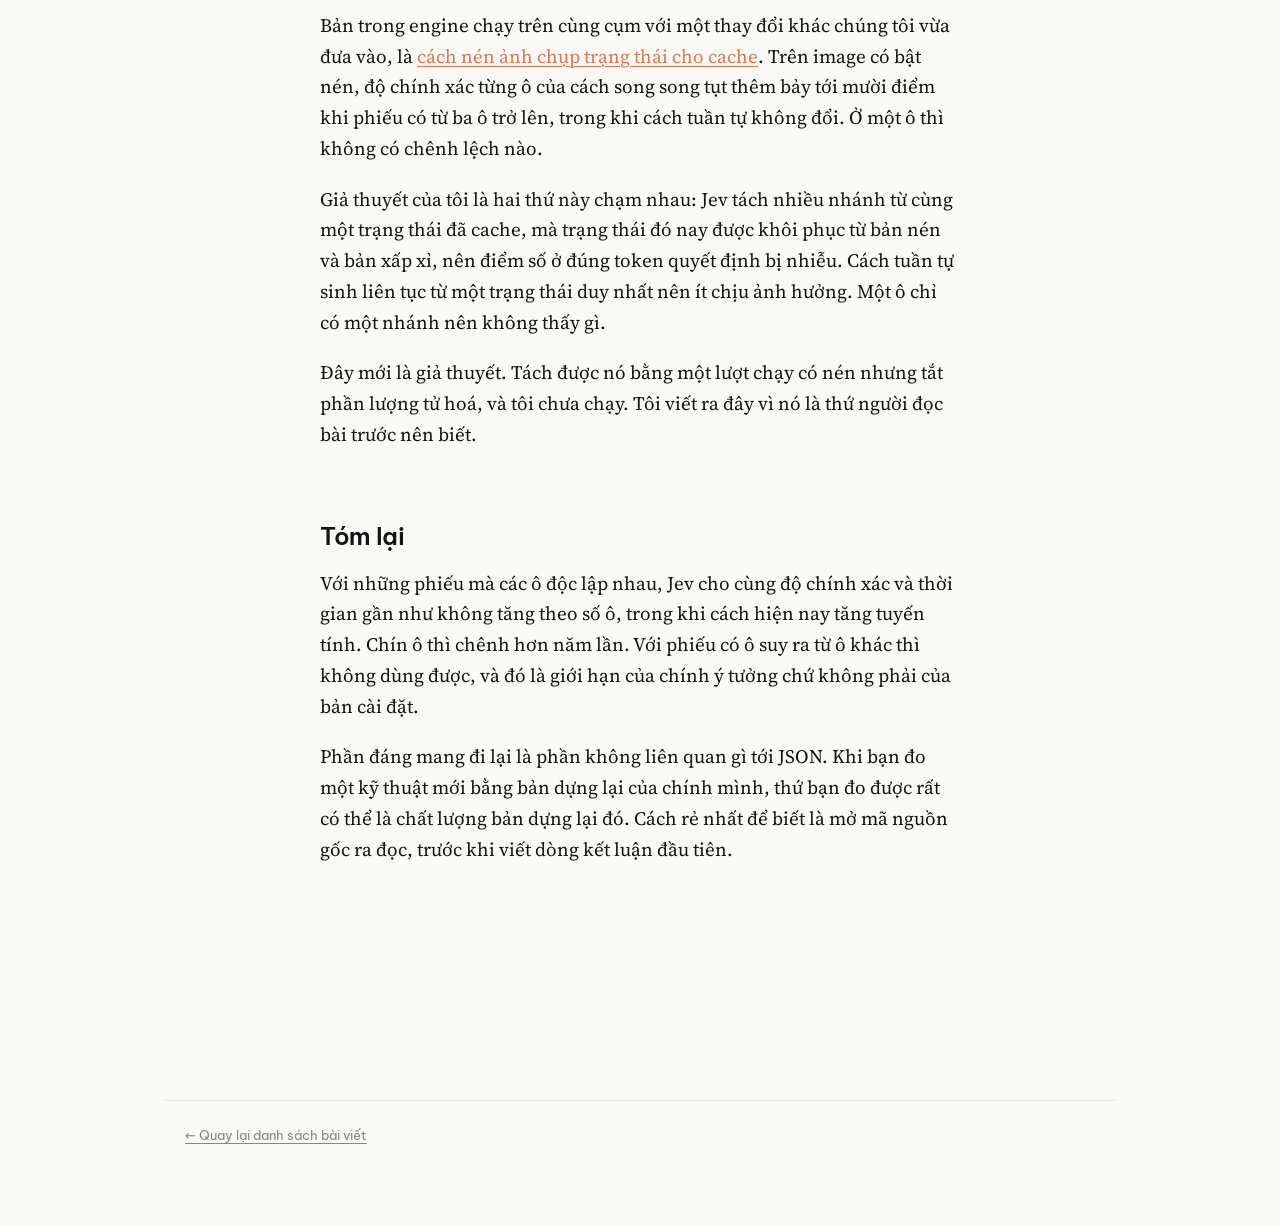
<file: posts/sinh-json-ma-khong-sinh-chu-nao/index.html>
<!doctype html>
<html lang="vi">
<head>
<meta charset="utf-8">
<meta name="viewport" content="width=device-width,initial-scale=1">
<title>Sinh JSON mà không sinh chữ nào · MISA AI Platform</title>
<meta name="description" content="Bắt model trả lời đúng khuôn JSON thường phải sinh tuần tự dưới ràng buộc ngữ pháp, càng nhiều ô càng chậm. Chấm điểm từng ô song song thì thời gian phẳng, nhưng phải trả giá ở chỗ khác.">
<link rel="preconnect" href="https://fonts.googleapis.com">
<link rel="preconnect" href="https://fonts.gstatic.com" crossorigin>
<link rel="stylesheet" href="https://fonts.googleapis.com/css2?family=Be+Vietnam+Pro:wght@400;500;600&family=IBM+Plex+Mono:wght@400;500&family=Source+Serif+4:opsz,wght@8..60,400;8..60,600&display=swap">
<link rel="stylesheet" href="../../assets/site.css">
</head>
<body>

<nav class="sitebar">
  <a href="../../">MISA AI Platform</a>
  <span class="sep">/</span>
  <a class="back" href="../../">Nghiên cứu</a>
</nav>
<div class="page">

<header class="mast">
  <p class="eyebrow">Hạ tầng phục vụ mô hình</p>
  <h1>Sinh JSON mà không sinh chữ nào</h1>
  <p class="byline"><span>MISA AI Platform</span><span>18 tháng 9, 2026</span><span>Cụm GPU nội bộ</span></p>
  <p class="lead">Rất nhiều việc chúng tôi giao cho model không phải là viết văn. Nó là điền vào một cái phiếu: thư này thuộc nhóm nào, có cần chuyển cho người thật không, mức độ khẩn ra sao. Phiếu càng nhiều ô thì model càng lâu, dù mỗi ô chỉ có vài lựa chọn. Tuần này tôi thử một cách khác, và mỗi request trả về một JSON hợp lệ trong khi số token model sinh ra là đúng không.</p>
</header>
<figure>
  <img src="img/hero.jpg" alt="Hai hàng khối: hàng trên nối nhau bằng mũi tên theo thứ tự, hàng dưới nằm cạnh nhau không mũi tên">
  <figcaption>Cách hiện nay điền từng ô theo thứ tự, ô sau phải chờ ô trước. Cách thử nghiệm chấm cả loạt ô cùng một lúc.</figcaption>
</figure>

<main>
<div class="col">

<h2>Vì sao điền phiếu lại chậm</h2>

<p>Khi cần model trả về đúng khuôn JSON, sglang dùng xgrammar. Ở mỗi bước sinh, nó chặn mọi token làm hỏng cấu trúc, nên đầu ra luôn hợp lệ. Cách này chắc chắn và đang là mặc định ở khắp nơi.</p>

<p>Cái giá là nó vẫn sinh từng token một, theo thứ tự. Một phiếu ba ô phải sinh xong ô thứ nhất mới tới ô thứ hai. Thêm một ô là thêm một lượt sinh nữa, nên thời gian tăng gần như tuyến tính theo số ô, kể cả khi mỗi ô chỉ có hai lựa chọn đúng sai.</p>

<p>Nhưng với những ô kiểu đó, model đâu cần <em>viết</em> gì. Nó chỉ cần <em>chọn</em>. Và cái để chọn thì nó đã biết ngay sau khi đọc xong đầu vào.</p>

<h2>Chấm điểm thay vì sinh chữ</h2>

<p>Cách thay thế tôi thử tên là Jev, lấy từ một repo nhỏ công khai. Ý tưởng như sau. Cho model đọc đầu vào đúng một lần. Sau đó, với mỗi ô, ghép thêm một đoạn ngắn dẫn tới đúng chỗ phải điền, rồi nhìn phân phối xác suất ở token kế tiếp và chọn lựa chọn có điểm cao nhất. Không sinh chuỗi, không cần ngữ pháp chặn, không có ô nào phải chờ ô nào.</p>

<p>Có một mẹo nhỏ làm việc này gọn hơn nhiều: khi các lựa chọn của một ô có chung phần đầu, hãy nhét luôn phần chung ấy vào đoạn dẫn. Ba lựa chọn cùng bắt đầu bằng một tiền tố thì đoạn dẫn kết thúc ngay sau tiền tố đó, và việc chọn rút về so sánh đúng một token phân biệt. Cách này cũng khử luôn chuyện hai lựa chọn trùng token đầu.</p>

<p>Kết quả dễ thấy nhất nằm ở trường <code>usage</code> trả về: mọi request đi đường Jev đều báo <code>completion_tokens</code> bằng không, ở cả 154 mẫu và mọi số ô. Model không viết một chữ nào mà vẫn ra một JSON đầy đủ.</p>

</div>

<figure>
  <img src="img/ch-k.jpg" alt="Biểu đồ đường: cách tuần tự tăng từ 0,10 lên 0,66 giây khi số ô tăng, cách song song nằm ngang quanh 0,11 giây">
  <figcaption><b>Thời gian mỗi request theo số ô phải điền.</b> Đo trên chính một pod, cùng phần cứng, cùng đầu vào, bật tắt Jev bằng một cờ trong body request. Cách tuần tự tăng tuyến tính theo số ô. Cách song song gần như phẳng, vì số ô chỉ làm dài thêm phần ghép đoạn dẫn chứ không thêm lượt sinh nào. Một ô thì hai bên hoà, chín ô thì chênh 5,6 lần.</figcaption>
</figure>

<div class="col">

<p>Độ chính xác từng ô thì hai bên ngang nhau. Trên tác vụ phân loại thật có đáp án, hai cách cho kết quả trùng nhau 94 tới 98 phần trăm số mẫu, và phần lệch chia đều về hai phía chứ không nghiêng hẳn về bên nào. Với cỡ mẫu 154, sai số vào khoảng bảy điểm, nên chênh lệch một vài điểm không đủ để kết luận bên nào hơn.</p>

<h2>Cái giá nằm ở chỗ khác</h2>

<p>Nếu chỉ nhìn tốc độ và độ chính xác từng ô thì Jev thắng không mất gì. Nhưng có một thứ nó phá vỡ theo đúng thiết kế.</p>

<p>Vì mỗi ô được chấm độc lập, không ô nào nhìn thấy ô nào. Cách tuần tự thì ngược lại: lúc điền ô thứ ba, model đã đọc được ô một và ô hai nó vừa viết ra.</p>

<p>Để đo, tôi đặt vào phiếu hai ô ràng buộc logic với nhau, kiểu một ô đúng khi và chỉ khi ô kia nhận một giá trị cụ thể. Không cần đáp án, chỉ cần đếm tỉ lệ hai ô nói ngược nhau.</p>

</div>

<figure>
  <img src="img/ch-mauthuan.jpg" alt="Biểu đồ cột nhóm: tỉ lệ mâu thuẫn của cách tuần tự 1 đến 6 phần trăm, cách song song 11 đến 14 phần trăm">
  <figcaption><b>Tỉ lệ hai ô ràng buộc logic lại nói ngược nhau.</b> Cách tuần tự giữ ở mức vài phần trăm vì mỗi ô nhìn thấy các ô trước. Cách song song sai một phần mười tới một phần bảy số lần, và con số này không giảm khi thêm ô. Đây không phải lỗi cài đặt, đây là hệ quả bắt buộc của việc chấm độc lập.</figcaption>
</figure>

<div class="col">

<p>Nên ranh giới dùng được rất rõ. Phiếu mà các ô độc lập với nhau thì Jev dùng được, và gần như miễn phí. Phiếu mà một ô suy ra từ ô khác thì không dùng được, vì cứ mười lần sẽ sai một. Ranh giới này nằm ở bản thân bài toán, không phải ở chất lượng cài đặt, nên không có bản vá nào gỡ được nó.</p>

<h2>Bài học đắt nhất không nằm ở kỹ thuật</h2>

<p>Trước khi có những con số trên, tôi đã kết luận sai ba lần. Cả ba lần đều nói Jev kém hơn hẳn, và cả ba lần đều là lỗi của chính tôi trong cách dựng phép đo.</p>

</div>

<div class="retract">
  <span class="tag">Đã rút lại</span>
  <p><s>Jev mất 20 điểm độ chính xác trên một trong hai model, nên kỹ thuật này không dùng được cho model đó.</s></p>
  <p>Sai. Nhánh đo của tôi đi một cổng không tự áp khuôn hội thoại, nên thiếu một token đặc biệt ở đầu chuỗi mà model đó bắt buộc phải có. Model còn lại không dùng token ấy nên không dính, và suốt nhiều lượt đo tôi tưởng chênh lệch là do kỹ thuật chứ không phải do phép đo. Sau khi dựng lại khuôn cho đủ, hai model cho cùng một hình dạng kết quả.</p>
</div>

<div class="col">

<p>Hai lỗi còn lại cũng cùng một kiểu. Tôi tự thêm vào một bước chấm điểm toàn chuỗi mà bản gốc không có, và nó làm tệ đi năm tới chín điểm vì thiên vị các lựa chọn ngắn. Tôi nhét một đoạn hướng dẫn nhiều dòng vào một khe vốn chỉ dành cho mô tả một dòng, và độ chính xác rơi xuống 45 phần trăm.</p>

<p>Cộng lại thì chênh lệch giữa các cách <em>cài đặt của riêng tôi</em> là hơn hai mươi điểm, trong khi chênh lệch giữa hai kỹ thuật là vài điểm nằm trong nhiễu. Tôi đã đi đo sự khác nhau giữa hai kỹ thuật bằng một cái thước mà sai số của nó lớn gấp năm lần thứ cần đo.</p>

<p>Điều rút ra không phải là hãy cẩn thận hơn. Là khi một kỹ thuật mới cho kết quả tệ bất thường, khả năng cao nhất không phải kỹ thuật tệ, mà là bản dựng lại của mình đang sai ở đâu đó. Phải đọc mã nguồn gốc trước khi kết luận, và tôi đã kết luận ba lần trước khi làm việc đó.</p>

<h2>Một chỗ chưa giải thích được</h2>

<p>Bản trong engine chạy trên cùng cụm với một thay đổi khác chúng tôi vừa đưa vào, là <a href="../cat-it-di-nho-nhieu-hon/">cách nén ảnh chụp trạng thái cho cache</a>. Trên image có bật nén, độ chính xác từng ô của cách song song tụt thêm bảy tới mười điểm khi phiếu có từ ba ô trở lên, trong khi cách tuần tự không đổi. Ở một ô thì không có chênh lệch nào.</p>

<p>Giả thuyết của tôi là hai thứ này chạm nhau: Jev tách nhiều nhánh từ cùng một trạng thái đã cache, mà trạng thái đó nay được khôi phục từ bản nén và bản xấp xỉ, nên điểm số ở đúng token quyết định bị nhiễu. Cách tuần tự sinh liên tục từ một trạng thái duy nhất nên ít chịu ảnh hưởng. Một ô chỉ có một nhánh nên không thấy gì.</p>

<p>Đây mới là giả thuyết. Tách được nó bằng một lượt chạy có nén nhưng tắt phần lượng tử hoá, và tôi chưa chạy. Tôi viết ra đây vì nó là thứ người đọc bài trước nên biết.</p>

<h2>Tóm lại</h2>

<p>Với những phiếu mà các ô độc lập nhau, Jev cho cùng độ chính xác và thời gian gần như không tăng theo số ô, trong khi cách hiện nay tăng tuyến tính. Chín ô thì chênh hơn năm lần. Với phiếu có ô suy ra từ ô khác thì không dùng được, và đó là giới hạn của chính ý tưởng chứ không phải của bản cài đặt.</p>

<p>Phần đáng mang đi lại là phần không liên quan gì tới JSON. Khi bạn đo một kỹ thuật mới bằng bản dựng lại của chính mình, thứ bạn đo được rất có thể là chất lượng bản dựng lại đó. Cách rẻ nhất để biết là mở mã nguồn gốc ra đọc, trước khi viết dòng kết luận đầu tiên.</p>

</div>

</main>
</div>

<footer class="sitefoot">
  <a href="../../">&larr; Quay lại danh sách bài viết</a>
</footer>

</body>
</html>
</file>
<file: assets/site.css>
:root{
  --ground:#faf9f5;
  --ink:#141413;
  --ink-2:#5e5d59;
  --ink-3:#87867f;
  --rule:#e8e6dc;
  --rule-2:#d1cfc5;
  --tint:#f5f4ed;
  --clay:#d97757;
  --olive:#788c5d;
  --oat:#e3dacc;
  --serif:"Source Serif 4",Georgia,"Times New Roman",serif;
  --sans:"Be Vietnam Pro",system-ui,-apple-system,"Segoe UI",sans-serif;
  --mono:"IBM Plex Mono",ui-monospace,SFMono-Regular,Menlo,monospace;
  --col:640px;
  --media:950px;
}
@media (prefers-color-scheme: dark){
  :root:not([data-theme="light"]){
    --ground:#141413; --ink:#faf9f5; --ink-2:#b0aea5; --ink-3:#87867f;
    --rule:#30302e; --rule-2:#3d3d3a; --tint:#1f1e1d;
    --clay:#e08b6e; --olive:#9bb07c; --oat:#4d4c48;
  }
}
:root[data-theme="dark"]{
  --ground:#141413; --ink:#faf9f5; --ink-2:#b0aea5; --ink-3:#87867f;
  --rule:#30302e; --rule-2:#3d3d3a; --tint:#1f1e1d;
  --clay:#e08b6e; --olive:#9bb07c; --oat:#4d4c48;
}

*{box-sizing:border-box}
body{
  background:var(--ground); color:var(--ink);
  font-family:var(--serif);
  font-size:19px; line-height:1.62;
  -webkit-font-smoothing:antialiased; text-rendering:optimizeLegibility;
}
.page{max-width:var(--media);margin:0 auto;padding:0 20px 120px}
.col{max-width:var(--col);margin-left:auto;margin-right:auto}

/* ── mở đầu: tiêu đề căn giữa, không viền ───────────────────── */
header.mast{padding:88px 0 0;text-align:center}
.eyebrow{
  font-family:var(--sans);font-size:13px;font-weight:500;
  letter-spacing:.06em;text-transform:uppercase;color:var(--clay);
  margin:0 0 20px;
}
h1{
  font-family:var(--sans);font-weight:600;
  font-size:clamp(2.1rem,4.6vw,3.15rem);line-height:1.1;letter-spacing:-.02em;
  margin:0 auto;max-width:18ch;text-wrap:balance;
}
.byline{
  font-family:var(--sans);font-size:13.5px;color:var(--ink-3);
  margin:22px 0 0;display:flex;gap:10px;justify-content:center;flex-wrap:wrap;
}
.byline span::after{content:"/";margin-left:10px;color:var(--rule-2)}
.byline span:last-child::after{content:""}
.lead{
  font-size:1.18rem;line-height:1.58;color:var(--ink-2);
  margin:40px auto 0;max-width:var(--col);text-align:left;
}

main{margin-top:0}
h2{
  font-family:var(--sans);font-weight:600;
  font-size:1.5rem;line-height:1.24;letter-spacing:-.015em;
  margin:72px 0 16px;text-wrap:balance;
}
h3{
  font-family:var(--sans);font-weight:600;
  font-size:1.05rem;line-height:1.35;margin:44px 0 10px;
}
p{margin:0 0 20px}
a{color:var(--clay);text-decoration-thickness:1px;text-underline-offset:3px}
strong{font-weight:600}
code,.mono{font-family:var(--mono);font-size:.82em;letter-spacing:-.01em}

ul.plain{padding-left:20px;margin:0 0 20px}
ul.plain li{margin-bottom:12px}

/* ── hình: rộng hơn cột chữ, bo nhẹ, KHÔNG khung ─────────────── */
figure{margin:64px auto;max-width:var(--media);width:100%}
figure img{display:block;width:100%;height:auto;border-radius:8px}
figcaption{
  font-family:var(--sans);font-size:14px;line-height:1.5;
  color:var(--ink-3);margin-top:14px;
}
figcaption b{color:var(--ink-2);font-weight:500}
figure.narrow{max-width:var(--col)}

/* ── trích dẫn / kết luận rút lại ────────────────────────────── */
.retract{
  border-left:1px solid var(--clay);
  padding:6px 0 6px 22px;margin:32px auto;max-width:var(--col);
}
.retract .tag{
  font-family:var(--sans);font-size:11.5px;font-weight:500;
  letter-spacing:.09em;text-transform:uppercase;color:var(--clay);
  display:block;margin-bottom:8px;
}
.retract p{margin:0;font-size:1.02rem;line-height:1.55;color:var(--ink-2)}
.retract p+p{margin-top:10px}
.retract s{color:var(--ink-3);text-decoration-color:var(--clay)}

.notes{margin-top:80px;padding-top:24px;border-top:1px solid var(--rule)}
.notes h2{margin:0 0 14px;font-size:1rem}
.notes ol{padding-left:20px;margin:0}
.notes li{font-size:14px;line-height:1.55;color:var(--ink-3);margin-bottom:12px}
footer.end{
  margin-top:40px;padding-top:20px;border-top:1px solid var(--rule);
  font-family:var(--sans);font-size:13px;line-height:1.5;color:var(--ink-3);
}

*:focus-visible{outline:2px solid var(--clay);outline-offset:3px}
@media (prefers-reduced-motion:no-preference){html{scroll-behavior:smooth}}
@media (max-width:760px){
  body{font-size:17.5px}
  .page{padding:0 18px 72px}
  header.mast{padding-top:52px}
  figure{margin:44px auto}
  h2{margin-top:52px}
}

/* ═══ dùng chung cho cả trang danh sách và trang bài ═══ */

.sitebar{
  max-width:var(--media);margin:0 auto;padding:22px 20px;
  display:flex;align-items:baseline;gap:16px;
  font-family:var(--sans);font-size:14px;
}
.sitebar a{color:var(--ink);text-decoration:none;font-weight:500}
.sitebar a:hover{color:var(--clay)}
.sitebar .sep{color:var(--rule-2)}
.sitebar .back{color:var(--ink-3);font-weight:400}

/* ── trang danh sách ─────────────────────────────────── */
.idx-head{max-width:var(--media);margin:0 auto;padding:56px 20px 0}
.idx-head h1{
  text-align:left;max-width:22ch;margin:0;
  font-size:clamp(2.2rem,5vw,3.4rem);
}
.idx-head .blurb{
  max-width:var(--col);margin:24px 0 0;
  font-size:1.12rem;line-height:1.6;color:var(--ink-2);
}
.idx-head .topics{
  font-family:var(--sans);font-size:13.5px;color:var(--ink-3);
  margin:28px 0 0;display:flex;gap:8px;flex-wrap:wrap;align-items:center;
}
.idx-head .topics b{font-weight:500;margin-right:4px}
.idx-head .topics span{
  border:1px solid var(--rule-2);border-radius:999px;padding:4px 12px;
}

.feature{
  max-width:var(--media);margin:56px auto 0;padding:0 20px;
  display:grid;grid-template-columns:1fr;gap:24px;
}
@media (min-width:860px){ .feature{grid-template-columns:1.15fr 1fr;gap:40px;align-items:center} }
.feature img{width:100%;height:auto;border-radius:8px;display:block}
.feature .kicker{
  font-family:var(--sans);font-size:12px;font-weight:500;letter-spacing:.08em;
  text-transform:uppercase;color:var(--clay);margin:0 0 12px;
}
.feature h2{
  font-size:1.9rem;line-height:1.16;margin:0;border:0;padding:0;
}
.feature h2 a{color:var(--ink);text-decoration:none}
.feature h2 a:hover{color:var(--clay)}
.feature .dek{margin:14px 0 0;color:var(--ink-2);font-size:1.02rem;line-height:1.55}
.feature .meta{
  font-family:var(--sans);font-size:13px;color:var(--ink-3);margin:16px 0 0;
}

.archive{max-width:var(--media);margin:72px auto 0;padding:0 20px}
.archive h3{
  font-family:var(--sans);font-size:12px;font-weight:500;letter-spacing:.08em;
  text-transform:uppercase;color:var(--ink-3);margin:0 0 4px;
  padding-bottom:14px;border-bottom:1px solid var(--rule);
}
.archive ul{list-style:none;padding:0;margin:0}
.archive li{border-bottom:1px solid var(--rule)}
.archive li a{
  display:grid;grid-template-columns:1fr;gap:6px;
  padding:24px 0;text-decoration:none;color:var(--ink);
}
@media (min-width:760px){
  .archive li a{grid-template-columns:130px 1fr 150px;gap:24px;align-items:baseline}
}
.archive .when,.archive .topic{
  font-family:var(--sans);font-size:13px;color:var(--ink-3);
}
.archive .topic{text-align:left}
@media (min-width:760px){ .archive .topic{text-align:right} }
.archive .what{
  font-family:var(--sans);font-size:1.08rem;font-weight:500;line-height:1.35;
}
.archive li a:hover .what{color:var(--clay)}

.sitefoot{
  max-width:var(--media);margin:96px auto 0;padding:24px 20px 72px;
  border-top:1px solid var(--rule);
  font-family:var(--sans);font-size:13px;line-height:1.6;color:var(--ink-3);
}
.sitefoot a{color:var(--ink-3)}
</file>
